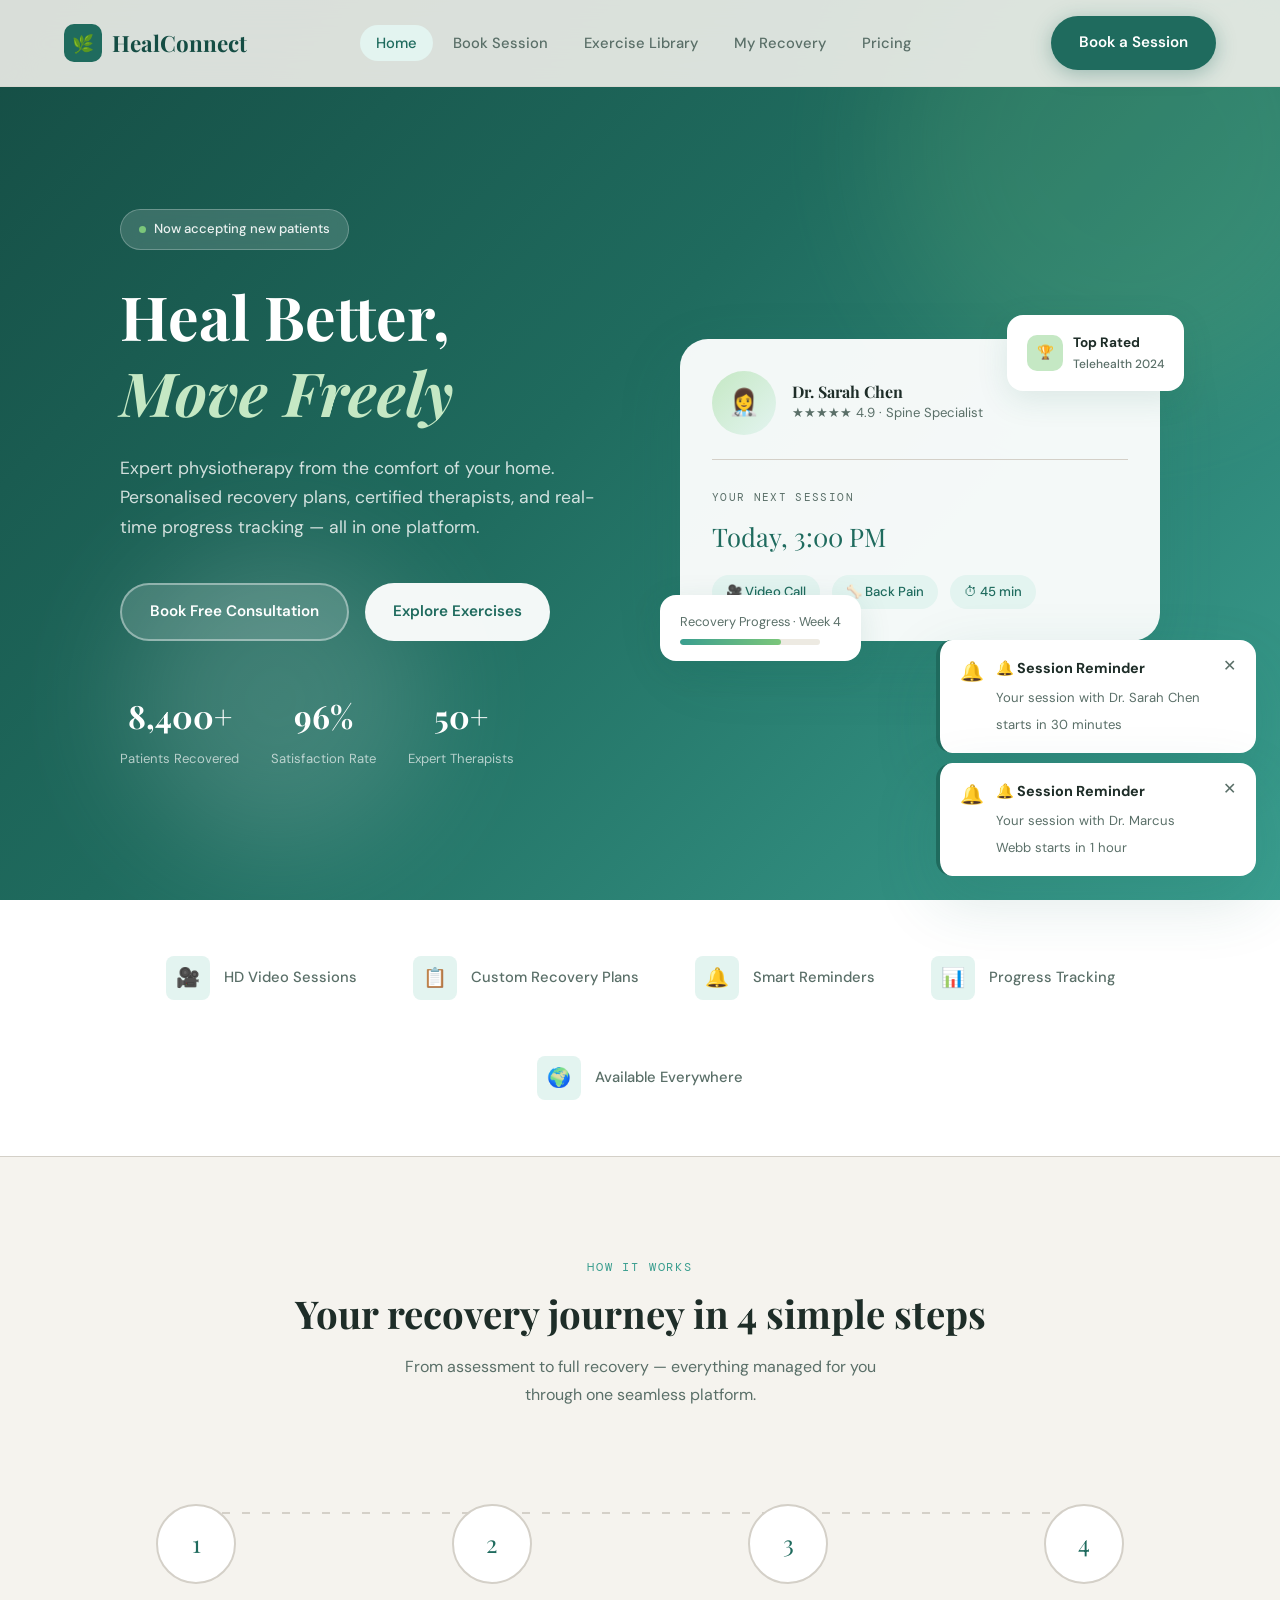
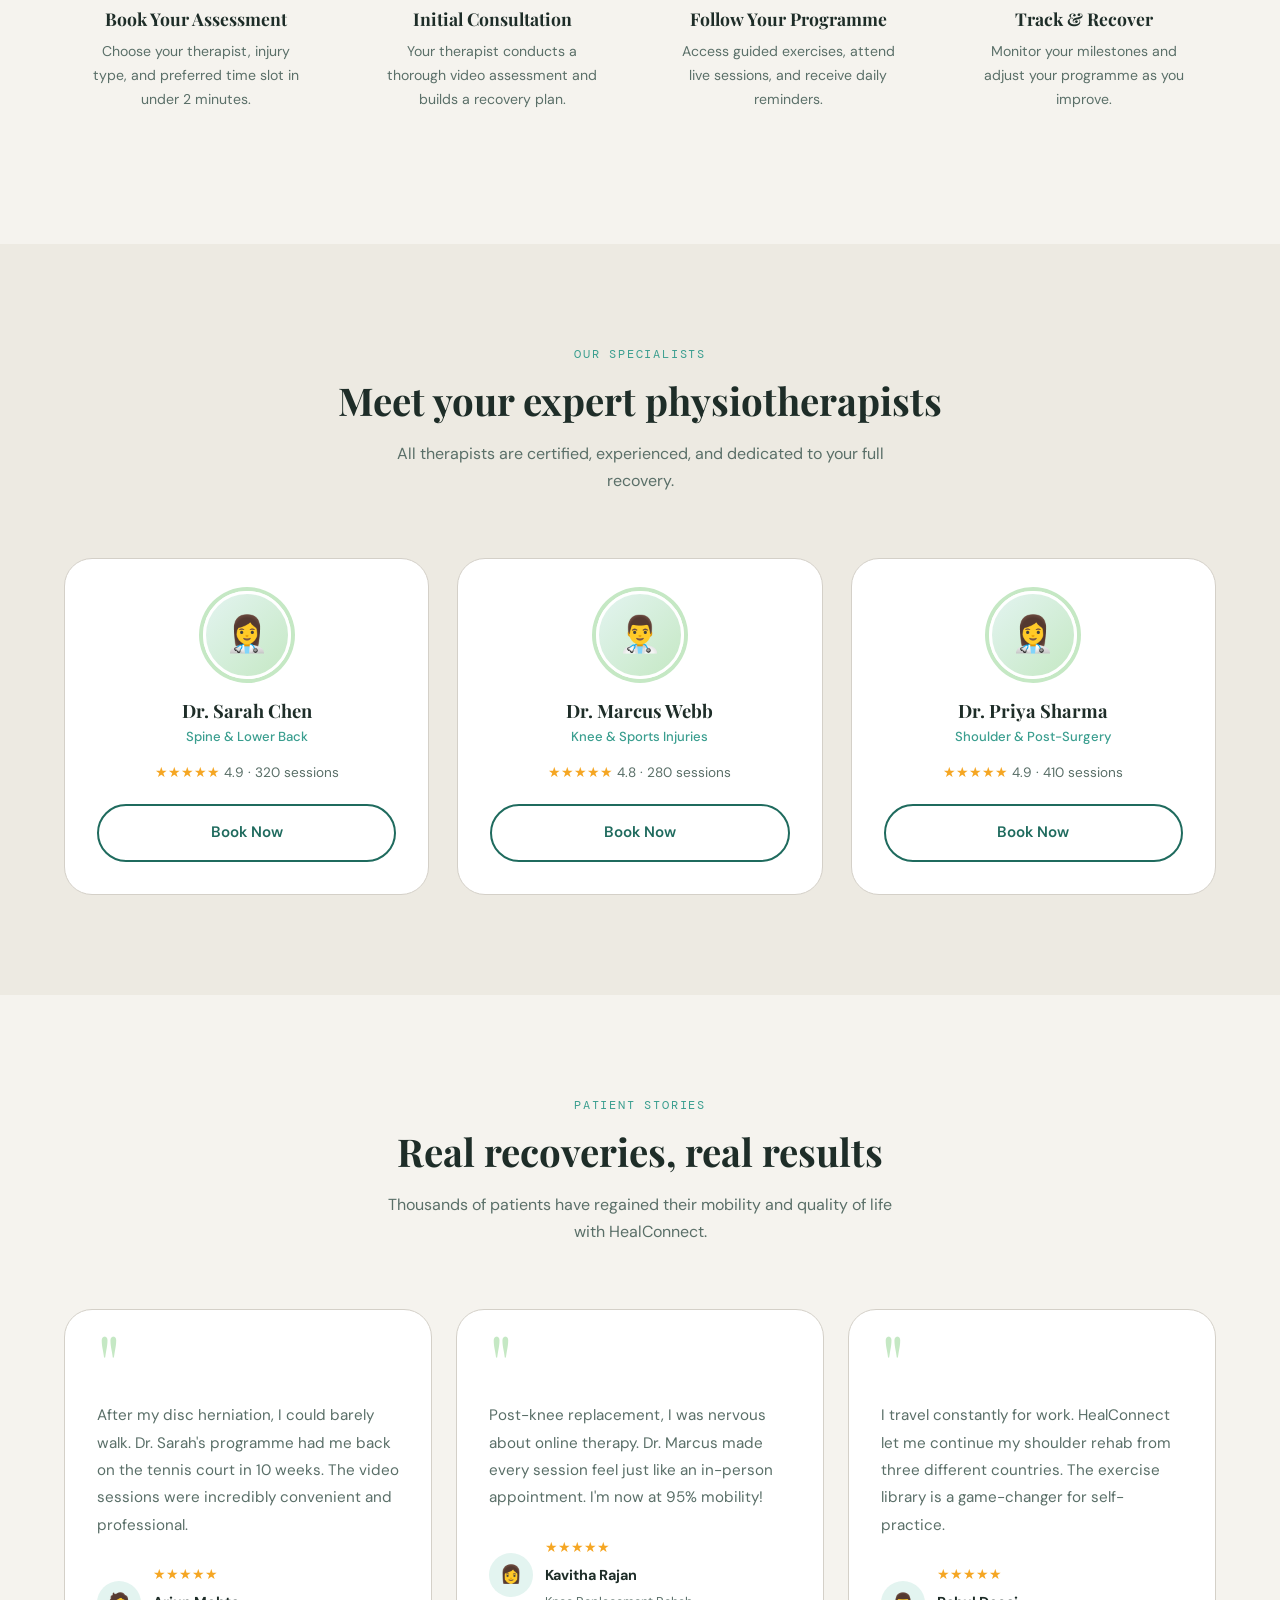
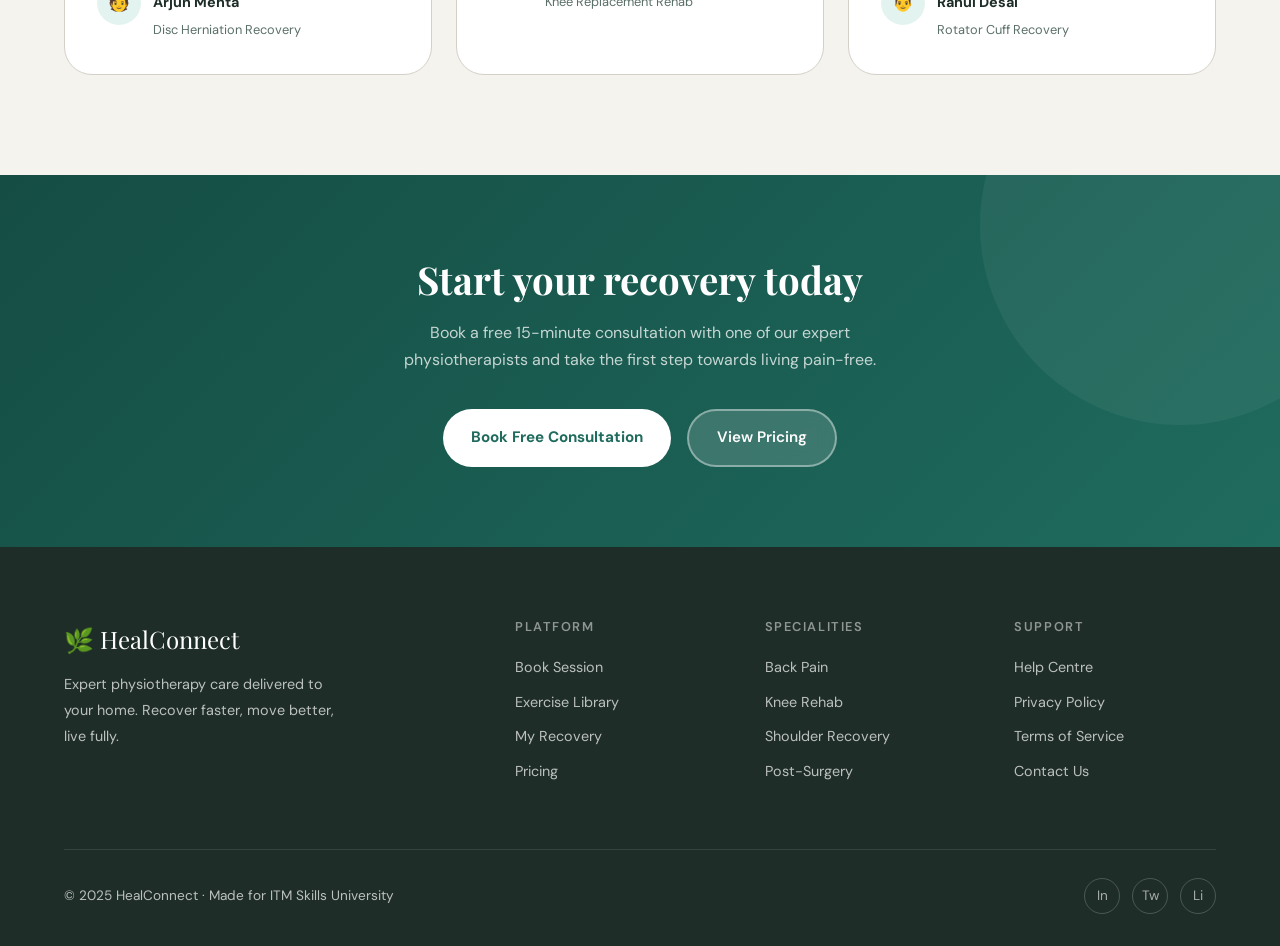
<file: index.html>
<!doctype html>
<html lang="en">
  <head>
    <meta charset="UTF-8" />
    <meta name="viewport" content="width=device-width, initial-scale=1.0" />
    <title>HealConnect – Online Physiotherapy</title>
    <link rel="stylesheet" href="styles.css" />
    <link
      rel="icon"
      type="image/svg+xml"
      href="data:image/svg+xml,<svg xmlns='http://www.w3.org/2000/svg' viewBox='0 0 100 100'><text y='.9em' font-size='90'>🌿</text></svg>"
    />
  </head>
  <body>
    <nav class="navbar" role="navigation" aria-label="Main Navigation">
      <div class="nav-inner">
        <a href="index.html" class="nav-logo">
          <span class="logo-icon">🌿</span>
          HealConnect
        </a>
        <ul class="nav-links" role="list">
          <li><a href="index.html">Home</a></li>
          <li><a href="book.html">Book Session</a></li>
          <li><a href="library.html">Exercise Library</a></li>
          <li><a href="progress.html">My Recovery</a></li>
          <li><a href="pricing.html">Pricing</a></li>
        </ul>
        <a href="book.html" class="btn btn-primary nav-cta">Book a Session</a>
        <button
          class="hamburger"
          aria-label="Toggle mobile menu"
          aria-expanded="false"
        >
          <span></span><span></span><span></span>
        </button>
      </div>
    </nav>

    <nav id="mobileMenu" class="mobile-menu" aria-label="Mobile Navigation">
      <button id="mobileClose" aria-label="Close menu" class="mobile-close-btn">
        ✕
      </button>
      <a href="index.html">Home</a>
      <a href="book.html">Book Session</a>
      <a href="library.html">Exercise Library</a>
      <a href="progress.html">My Recovery</a>
      <a href="pricing.html">Pricing</a>
      <a href="book.html" class="btn btn-primary u-mt-20">Book a Session</a>
    </nav>

    <header class="hero" role="banner">
      <div class="hero-bg-shapes" aria-hidden="true">
        <div class="hero-blob hero-blob-1"></div>
        <div class="hero-blob hero-blob-2"></div>
      </div>
      <div class="container">
        <div class="hero-inner">
          <div class="hero-content">
            <span class="hero-badge">
              <span class="dot" aria-hidden="true"></span>
              Now accepting new patients
            </span>
            <h1>Heal Better,<br /><em>Move Freely</em></h1>
            <p>
              Expert physiotherapy from the comfort of your home. Personalised
              recovery plans, certified therapists, and real-time progress
              tracking — all in one platform.
            </p>
            <div class="hero-actions">
              <a href="book.html" class="btn btn-ghost"
                >Book Free Consultation</a
              >
              <a href="library.html" class="btn btn-hero-explore"
                >Explore Exercises</a
              >
            </div>
            <div class="hero-stats">
              <div class="hero-stat">
                <strong>8,400+</strong>
                <span>Patients Recovered</span>
              </div>
              <div class="hero-stat">
                <strong>96%</strong>
                <span>Satisfaction Rate</span>
              </div>
              <div class="hero-stat">
                <strong>50+</strong>
                <span>Expert Therapists</span>
              </div>
            </div>
          </div>

          <div class="hero-visual">
            <div class="hero-card-main">
              <div class="floating-card floating-card-1">
                <div class="icon-wrap">🏆</div>
                <div>
                  <strong>Top Rated</strong>
                  <span class="floating-sub">Telehealth 2024</span>
                </div>
              </div>
              <div class="therapist-profile">
                <div class="therapist-avatar">👩‍⚕️</div>
                <div class="therapist-info">
                  <h4>Dr. Sarah Chen</h4>
                  <span
                    ><span class="rating">★★★★★</span> 4.9 · Spine
                    Specialist</span
                  >
                </div>
              </div>
              <p class="next-session-label">Your Next Session</p>
              <p class="session-time">Today, 3:00 PM</p>
              <div class="session-meta">
                <span class="meta-chip">🎥 Video Call</span>
                <span class="meta-chip">🦴 Back Pain</span>
                <span class="meta-chip">⏱ 45 min</span>
              </div>
              <div class="floating-card floating-card-2">
                <p class="progress-mini">Recovery Progress · Week 4</p>
                <div class="progress-bar-wrap">
                  <div class="progress-bar-fill"></div>
                </div>
              </div>
            </div>
          </div>
        </div>
      </div>
    </header>

    <section class="services-strip" aria-label="Key Features">
      <div class="container">
        <div class="strip-inner">
          <div class="strip-item">
            <div class="strip-icon">🎥</div>
            <span>HD Video Sessions</span>
          </div>
          <div class="strip-item">
            <div class="strip-icon">📋</div>
            <span>Custom Recovery Plans</span>
          </div>
          <div class="strip-item">
            <div class="strip-icon">🔔</div>
            <span>Smart Reminders</span>
          </div>
          <div class="strip-item">
            <div class="strip-icon">📊</div>
            <span>Progress Tracking</span>
          </div>
          <div class="strip-item">
            <div class="strip-icon">🌍</div>
            <span>Available Everywhere</span>
          </div>
        </div>
      </div>
    </section>

    <section class="how-section" aria-labelledby="how-heading">
      <div class="container">
        <div class="section-header fade-up">
          <span class="section-label">How It Works</span>
          <h2 id="how-heading">Your recovery journey in 4 simple steps</h2>
          <p>
            From assessment to full recovery — everything managed for you
            through one seamless platform.
          </p>
        </div>
        <div class="steps-grid">
          <div class="step-card fade-up">
            <div class="step-number">1</div>
            <h3>Book Your Assessment</h3>
            <p>
              Choose your therapist, injury type, and preferred time slot in
              under 2 minutes.
            </p>
          </div>
          <div class="step-card fade-up delay-1">
            <div class="step-number">2</div>
            <h3>Initial Consultation</h3>
            <p>
              Your therapist conducts a thorough video assessment and builds a
              recovery plan.
            </p>
          </div>
          <div class="step-card fade-up delay-2">
            <div class="step-number">3</div>
            <h3>Follow Your Programme</h3>
            <p>
              Access guided exercises, attend live sessions, and receive daily
              reminders.
            </p>
          </div>
          <div class="step-card fade-up delay-3">
            <div class="step-number">4</div>
            <h3>Track & Recover</h3>
            <p>
              Monitor your milestones and adjust your programme as you improve.
            </p>
          </div>
        </div>
      </div>
    </section>

    <section class="therapists-section" aria-labelledby="therapists-heading">
      <div class="container">
        <div class="section-header fade-up">
          <span class="section-label">Our Specialists</span>
          <h2 id="therapists-heading">Meet your expert physiotherapists</h2>
          <p>
            All therapists are certified, experienced, and dedicated to your
            full recovery.
          </p>
        </div>
        <div class="therapist-grid">
          <article class="therapist-card fade-up">
            <div class="t-avatar">👩‍⚕️</div>
            <h3>Dr. Sarah Chen</h3>
            <p class="speciality">Spine & Lower Back</p>
            <p class="t-rating"><span>★★★★★</span> 4.9 · 320 sessions</p>
            <a
              href="book.html?therapist=sarah"
              class="btn btn-outline u-full-btn"
              >Book Now</a
            >
          </article>
          <article class="therapist-card fade-up delay-1">
            <div class="t-avatar">👨‍⚕️</div>
            <h3>Dr. Marcus Webb</h3>
            <p class="speciality">Knee & Sports Injuries</p>
            <p class="t-rating"><span>★★★★★</span> 4.8 · 280 sessions</p>
            <a
              href="book.html?therapist=marcus"
              class="btn btn-outline u-full-btn"
              >Book Now</a
            >
          </article>
          <article class="therapist-card fade-up delay-2">
            <div class="t-avatar">👩‍⚕️</div>
            <h3>Dr. Priya Sharma</h3>
            <p class="speciality">Shoulder & Post-Surgery</p>
            <p class="t-rating"><span>★★★★★</span> 4.9 · 410 sessions</p>
            <a
              href="book.html?therapist=priya"
              class="btn btn-outline u-full-btn"
              >Book Now</a
            >
          </article>
        </div>
      </div>
    </section>

    <section
      class="testimonials-section"
      aria-labelledby="testimonials-heading"
    >
      <div class="container">
        <div class="section-header fade-up">
          <span class="section-label">Patient Stories</span>
          <h2 id="testimonials-heading">Real recoveries, real results</h2>
          <p>
            Thousands of patients have regained their mobility and quality of
            life with HealConnect.
          </p>
        </div>
        <div class="testimonials-grid">
          <article class="testimonial-card fade-up">
            <span class="quote-mark">"</span>
            <p>
              After my disc herniation, I could barely walk. Dr. Sarah's
              programme had me back on the tennis court in 10 weeks. The video
              sessions were incredibly convenient and professional.
            </p>
            <div class="reviewer">
              <div class="reviewer-avatar">🧑</div>
              <div class="reviewer-info">
                <div class="stars">★★★★★</div>
                <strong>Arjun Mehta</strong>
                <span>Disc Herniation Recovery</span>
              </div>
            </div>
          </article>
          <article class="testimonial-card fade-up delay-1">
            <span class="quote-mark">"</span>
            <p>
              Post-knee replacement, I was nervous about online therapy. Dr.
              Marcus made every session feel just like an in-person appointment.
              I'm now at 95% mobility!
            </p>
            <div class="reviewer">
              <div class="reviewer-avatar">👩</div>
              <div class="reviewer-info">
                <div class="stars">★★★★★</div>
                <strong>Kavitha Rajan</strong>
                <span>Knee Replacement Rehab</span>
              </div>
            </div>
          </article>
          <article class="testimonial-card fade-up delay-2">
            <span class="quote-mark">"</span>
            <p>
              I travel constantly for work. HealConnect let me continue my
              shoulder rehab from three different countries. The exercise
              library is a game-changer for self-practice.
            </p>
            <div class="reviewer">
              <div class="reviewer-avatar">👨</div>
              <div class="reviewer-info">
                <div class="stars">★★★★★</div>
                <strong>Rahul Desai</strong>
                <span>Rotator Cuff Recovery</span>
              </div>
            </div>
          </article>
        </div>
      </div>
    </section>

    <section class="cta-banner" aria-labelledby="cta-heading">
      <div class="container u-relative u-z1">
        <h2 id="cta-heading">Start your recovery today</h2>
        <p>
          Book a free 15-minute consultation with one of our expert
          physiotherapists and take the first step towards living pain-free.
        </p>
        <div class="cta-actions">
          <a href="book.html" class="btn btn-cta-white"
            >Book Free Consultation</a
          >
          <a href="pricing.html" class="btn btn-ghost">View Pricing</a>
        </div>
      </div>
    </section>

    <footer>
      <div class="container">
        <div class="footer-grid">
          <div class="footer-brand">
            <div class="logo-text">🌿 HealConnect</div>
            <p>
              Expert physiotherapy care delivered to your home. Recover faster,
              move better, live fully.
            </p>
          </div>
          <div class="footer-col">
            <h4>Platform</h4>
            <a href="book.html">Book Session</a>
            <a href="library.html">Exercise Library</a>
            <a href="progress.html">My Recovery</a>
            <a href="pricing.html">Pricing</a>
          </div>
          <div class="footer-col">
            <h4>Specialities</h4>
            <a href="#">Back Pain</a>
            <a href="#">Knee Rehab</a>
            <a href="#">Shoulder Recovery</a>
            <a href="#">Post-Surgery</a>
          </div>
          <div class="footer-col">
            <h4>Support</h4>
            <a href="#">Help Centre</a>
            <a href="#">Privacy Policy</a>
            <a href="#">Terms of Service</a>
            <a href="#">Contact Us</a>
          </div>
        </div>
        <div class="footer-bottom">
          <p>© 2025 HealConnect · Made for ITM Skills University</p>
          <div class="footer-social">
            <a href="#" aria-label="Instagram">In</a>
            <a href="#" aria-label="Twitter">Tw</a>
            <a href="#" aria-label="LinkedIn">Li</a>
          </div>
        </div>
      </div>
    </footer>

    <div id="notificationBar" class="notification-bar"></div>
    <script src="main.js"></script>
  </body>
</html>
</file>
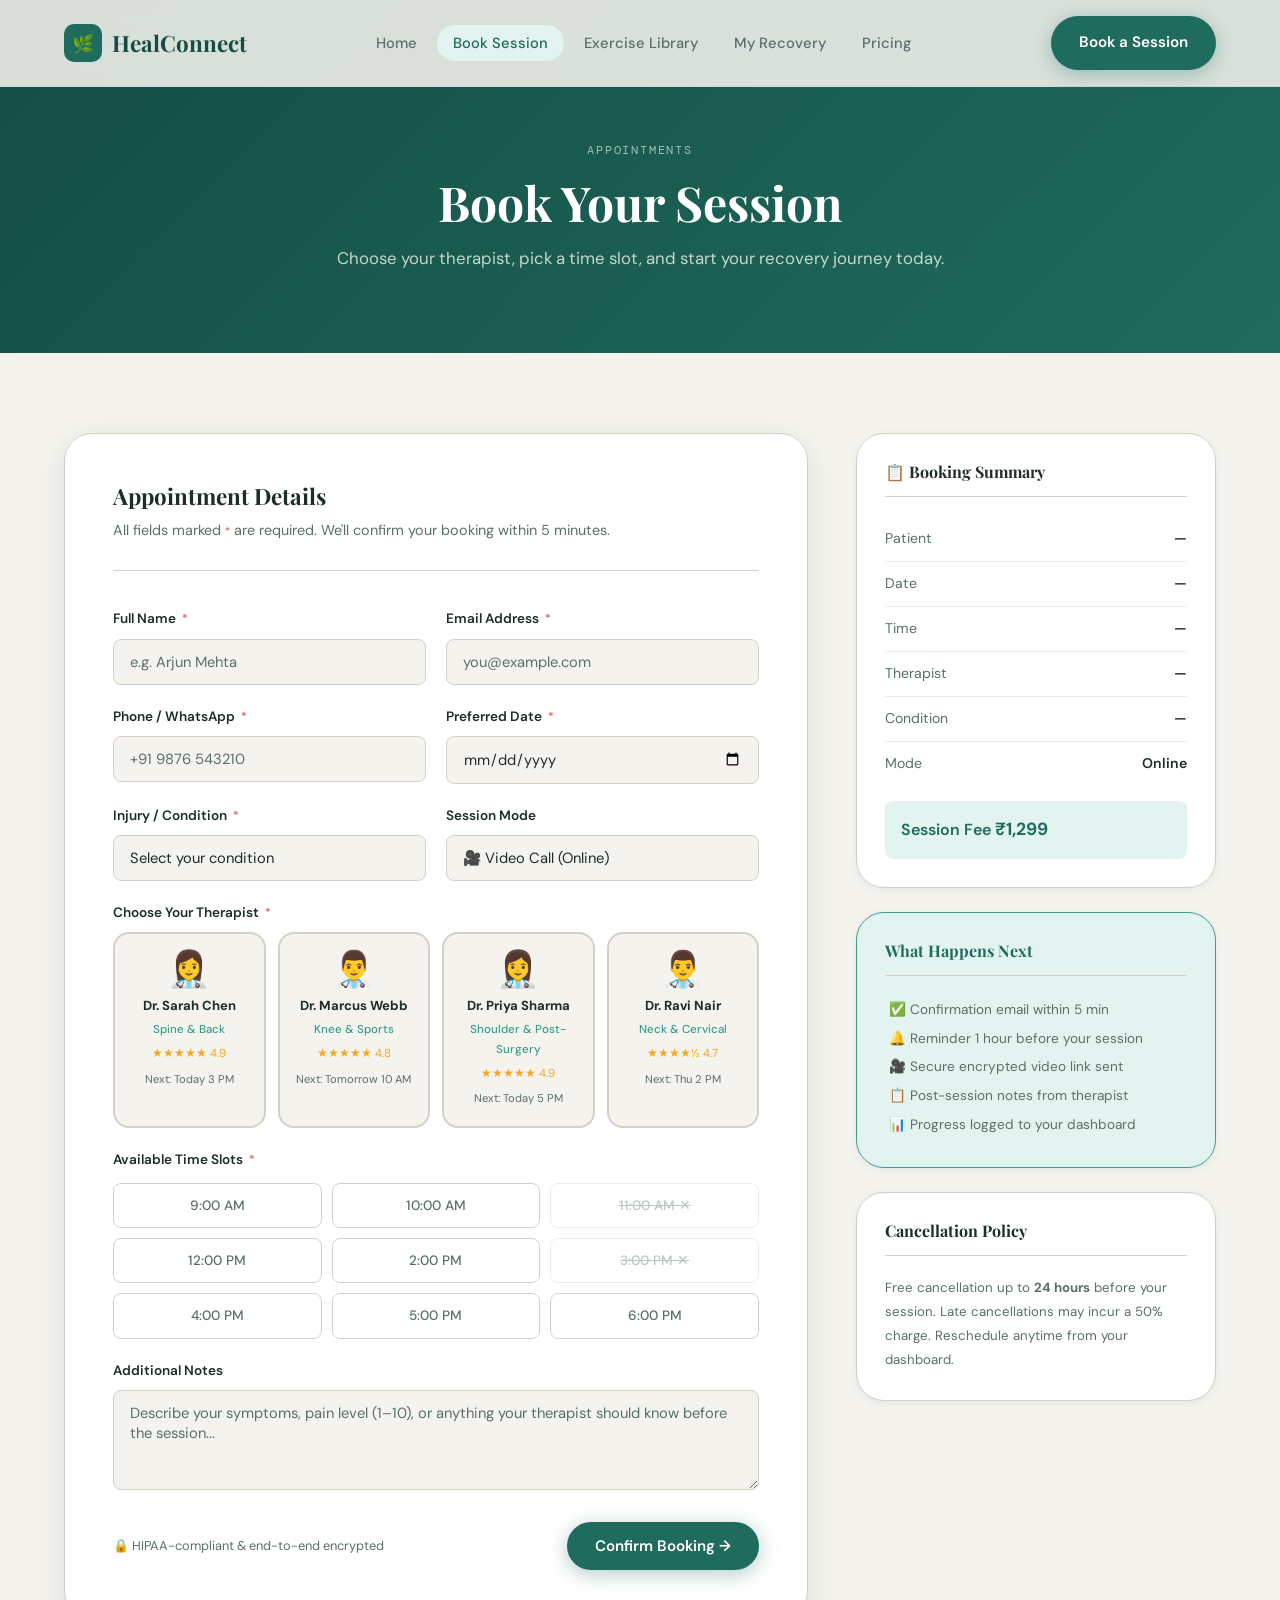
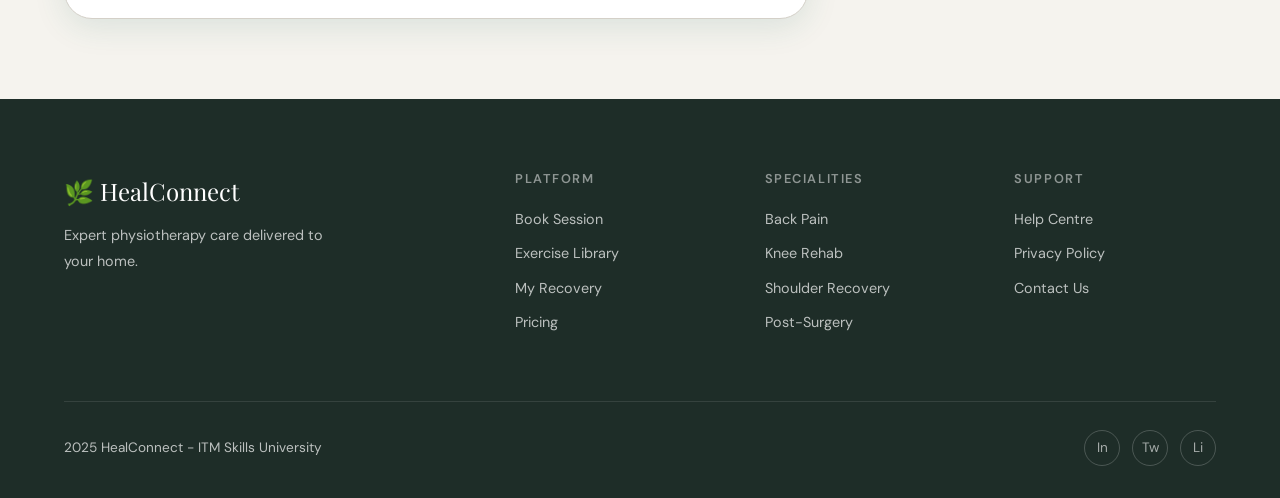
<file: book.html>
<!doctype html>
<html lang="en">
  <head>
    <meta charset="UTF-8" />
    <meta name="viewport" content="width=device-width, initial-scale=1.0" />
    <title>Book a Session – HealConnect</title>
    <link rel="stylesheet" href="styles.css" />
  </head>
  <body>
    <nav class="navbar">
      <div class="nav-inner">
        <a href="index.html" class="nav-logo"
          ><span class="logo-icon">🌿</span> HealConnect</a
        >
        <ul class="nav-links">
          <li><a href="index.html">Home</a></li>
          <li><a href="book.html">Book Session</a></li>
          <li><a href="library.html">Exercise Library</a></li>
          <li><a href="progress.html">My Recovery</a></li>
          <li><a href="pricing.html">Pricing</a></li>
        </ul>
        <a href="book.html" class="btn btn-primary nav-cta">Book a Session</a>
        <button class="hamburger" aria-label="Toggle menu">
          <span></span><span></span><span></span>
        </button>
      </div>
    </nav>
    <nav id="mobileMenu" class="mobile-menu">
      <button id="mobileClose" class="mobile-close-btn">✕</button>
      <a href="index.html">Home</a><a href="book.html">Book Session</a>
      <a href="library.html">Exercise Library</a
      ><a href="progress.html">My Recovery</a><a href="pricing.html">Pricing</a>
    </nav>

    <header class="page-hero">
      <div class="container">
        <span class="section-label u-color-white-60">Appointments</span>
        <h1>Book Your Session</h1>
        <p>
          Choose your therapist, pick a time slot, and start your recovery
          journey today.
        </p>
      </div>
    </header>

    <main class="booking-section">
      <div class="container">
        <div class="booking-layout">
          <section aria-labelledby="form-title">
            <div class="booking-form-card fade-up">
              <h2 class="form-title" id="form-title">Appointment Details</h2>
              <p class="form-subtitle">
                All fields marked <span class="required">*</span> are required.
                We'll confirm your booking within 5 minutes.
              </p>

              <form id="bookingForm" novalidate>
                <div class="form-grid">
                  <div class="form-group">
                    <label for="patientName"
                      >Full Name <span class="required">*</span></label
                    >
                    <input
                      type="text"
                      id="patientName"
                      class="form-control"
                      placeholder="e.g. Arjun Mehta"
                      required
                      autocomplete="name"
                    />
                  </div>

                  <div class="form-group">
                    <label for="patientEmail"
                      >Email Address <span class="required">*</span></label
                    >
                    <input
                      type="email"
                      id="patientEmail"
                      class="form-control"
                      placeholder="you@example.com"
                      required
                      autocomplete="email"
                    />
                  </div>

                  <div class="form-group">
                    <label for="patientPhone"
                      >Phone / WhatsApp <span class="required">*</span></label
                    >
                    <input
                      type="tel"
                      id="patientPhone"
                      class="form-control"
                      placeholder="+91 9876 543210"
                      required
                      autocomplete="tel"
                    />
                  </div>

                  <div class="form-group">
                    <label for="sessionDate"
                      >Preferred Date <span class="required">*</span></label
                    >
                    <input
                      type="date"
                      id="sessionDate"
                      class="form-control"
                      required
                    />
                  </div>

                  <div class="form-group">
                    <label for="injuryCategory"
                      >Injury / Condition <span class="required">*</span></label
                    >
                    <select id="injuryCategory" class="form-control" required>
                      <option value="" disabled selected>
                        Select your condition
                      </option>
                      <option value="Back Pain">Back Pain / Spine</option>
                      <option value="Knee Rehab">Knee Rehabilitation</option>
                      <option value="Shoulder Recovery">
                        Shoulder Recovery
                      </option>
                      <option value="Post-Surgery">Post-Surgery Rehab</option>
                      <option value="Neck Pain">Neck Pain / Cervical</option>
                      <option value="Hip">Hip &amp; Pelvis</option>
                      <option value="General">General Physiotherapy</option>
                    </select>
                  </div>

                  <div class="form-group">
                    <label for="sessionType">Session Mode</label>
                    <select id="sessionType" class="form-control">
                      <option value="Online">🎥 Video Call (Online)</option>
                      <option value="Home Visit">🏠 Home Visit (+₹500)</option>
                    </select>
                  </div>

                  <div class="form-group full">
                    <label
                      >Choose Your Therapist
                      <span class="required">*</span></label
                    >

                    <input
                      type="hidden"
                      id="therapistHidden"
                      name="therapist"
                      required
                    />

                    <div
                      class="therapist-pick-grid"
                      id="therapistPickGrid"
                      role="radiogroup"
                      aria-label="Select a therapist"
                    >
                      <div
                        class="tp-card"
                        data-name="Dr. Sarah Chen"
                        data-spec="Spine &amp; Back"
                        role="radio"
                        aria-checked="false"
                        tabindex="0"
                      >
                        <span class="tp-check" aria-hidden="true">✓</span>
                        <div class="tp-avatar-lg">👩‍⚕️</div>
                        <div class="tp-name">Dr. Sarah Chen</div>
                        <div class="tp-spec">Spine &amp; Back</div>
                        <div class="tp-rating-row">★★★★★ 4.9</div>
                        <div class="tp-avail">Next: Today 3 PM</div>
                      </div>

                      <div
                        class="tp-card"
                        data-name="Dr. Marcus Webb"
                        data-spec="Knee &amp; Sports"
                        role="radio"
                        aria-checked="false"
                        tabindex="0"
                      >
                        <span class="tp-check" aria-hidden="true">✓</span>
                        <div class="tp-avatar-lg">👨‍⚕️</div>
                        <div class="tp-name">Dr. Marcus Webb</div>
                        <div class="tp-spec">Knee &amp; Sports</div>
                        <div class="tp-rating-row">★★★★★ 4.8</div>
                        <div class="tp-avail">Next: Tomorrow 10 AM</div>
                      </div>

                      <div
                        class="tp-card"
                        data-name="Dr. Priya Sharma"
                        data-spec="Shoulder &amp; Post-Surgery"
                        role="radio"
                        aria-checked="false"
                        tabindex="0"
                      >
                        <span class="tp-check" aria-hidden="true">✓</span>
                        <div class="tp-avatar-lg">👩‍⚕️</div>
                        <div class="tp-name">Dr. Priya Sharma</div>
                        <div class="tp-spec">Shoulder &amp; Post-Surgery</div>
                        <div class="tp-rating-row">★★★★★ 4.9</div>
                        <div class="tp-avail">Next: Today 5 PM</div>
                      </div>

                      <div
                        class="tp-card"
                        data-name="Dr. Ravi Nair"
                        data-spec="Neck &amp; Cervical"
                        role="radio"
                        aria-checked="false"
                        tabindex="0"
                      >
                        <span class="tp-check" aria-hidden="true">✓</span>
                        <div class="tp-avatar-lg">👨‍⚕️</div>
                        <div class="tp-name">Dr. Ravi Nair</div>
                        <div class="tp-spec">Neck &amp; Cervical</div>
                        <div class="tp-rating-row">★★★★½ 4.7</div>
                        <div class="tp-avail">Next: Thu 2 PM</div>
                      </div>
                    </div>
                    <p id="therapistError" class="field-error">
                      Please select a therapist to continue.
                    </p>
                  </div>

                  <div class="form-group full">
                    <label
                      >Available Time Slots
                      <span class="required">*</span></label
                    >
                    <div
                      class="time-slots"
                      id="timeSlots"
                      role="group"
                      aria-label="Select a time slot"
                    >
                      <div class="time-slot" data-time="9:00 AM" tabindex="0">
                        9:00 AM
                      </div>
                      <div class="time-slot" data-time="10:00 AM" tabindex="0">
                        10:00 AM
                      </div>
                      <div
                        class="time-slot unavailable"
                        aria-disabled="true"
                        title="Not available"
                      >
                        11:00 AM ✕
                      </div>
                      <div class="time-slot" data-time="12:00 PM" tabindex="0">
                        12:00 PM
                      </div>
                      <div class="time-slot" data-time="2:00 PM" tabindex="0">
                        2:00 PM
                      </div>
                      <div
                        class="time-slot unavailable"
                        aria-disabled="true"
                        title="Not available"
                      >
                        3:00 PM ✕
                      </div>
                      <div class="time-slot" data-time="4:00 PM" tabindex="0">
                        4:00 PM
                      </div>
                      <div class="time-slot" data-time="5:00 PM" tabindex="0">
                        5:00 PM
                      </div>
                      <div class="time-slot" data-time="6:00 PM" tabindex="0">
                        6:00 PM
                      </div>
                    </div>
                    <p id="slotError" class="field-error">
                      Please select a time slot.
                    </p>
                  </div>

                  <div class="form-group full">
                    <label for="sessionNotes">Additional Notes</label>
                    <textarea
                      id="sessionNotes"
                      class="form-control"
                      placeholder="Describe your symptoms, pain level (1–10), or anything your therapist should know before the session..."
                    ></textarea>
                  </div>
                </div>

                <div class="form-submit-row">
                  <p class="form-note">
                    🔒 HIPAA-compliant &amp; end-to-end encrypted
                  </p>
                  <button
                    type="submit"
                    id="bookSubmitBtn"
                    class="btn btn-primary"
                  >
                    Confirm Booking →
                  </button>
                </div>
              </form>
            </div>
          </section>

          <aside class="booking-sidebar">
            <div class="sidebar-card fade-up">
              <h4>📋 Booking Summary</h4>
              <div class="booking-summary">
                <div class="summary-row">
                  <span class="label">Patient</span
                  ><span class="value" id="sumName">—</span>
                </div>
                <div class="summary-row">
                  <span class="label">Date</span
                  ><span class="value" id="sumDate">—</span>
                </div>
                <div class="summary-row">
                  <span class="label">Time</span
                  ><span class="value" id="sumTime">—</span>
                </div>
                <div class="summary-row">
                  <span class="label">Therapist</span
                  ><span class="value" id="sumTherapist">—</span>
                </div>
                <div class="summary-row">
                  <span class="label">Condition</span
                  ><span class="value" id="sumCategory">—</span>
                </div>
                <div class="summary-row">
                  <span class="label">Mode</span
                  ><span class="value" id="sumType">Online</span>
                </div>
              </div>
              <div class="summary-total summary-row">
                <span class="label">Session Fee</span>
                <span class="value" id="sumFee">₹1,299</span>
              </div>
            </div>

            <div class="sidebar-card fade-up sidebar-card-mint">
              <h4 class="u-color-primary">What Happens Next</h4>
              <ul class="mint-list">
                <li>✅ Confirmation email within 5 min</li>
                <li>🔔 Reminder 1 hour before your session</li>
                <li>🎥 Secure encrypted video link sent</li>
                <li>📋 Post-session notes from therapist</li>
                <li>📊 Progress logged to your dashboard</li>
              </ul>
            </div>

            <div class="sidebar-card fade-up">
              <h4>Cancellation Policy</h4>
              <p class="cancellation-text">
                Free cancellation up to <strong>24 hours</strong> before your
                session. Late cancellations may incur a 50% charge. Reschedule
                anytime from your dashboard.
              </p>
            </div>
          </aside>
        </div>
      </div>
    </main>

    <footer>
      <div class="container">
        <div class="footer-grid">
          <div class="footer-brand">
            <div class="logo-text">🌿 HealConnect</div>
            <p>Expert physiotherapy care delivered to your home.</p>
          </div>
          <div class="footer-col">
            <h4>Platform</h4>
            <a href="book.html">Book Session</a
            ><a href="library.html">Exercise Library</a
            ><a href="progress.html">My Recovery</a
            ><a href="pricing.html">Pricing</a>
          </div>
          <div class="footer-col">
            <h4>Specialities</h4>
            <a href="#">Back Pain</a><a href="#">Knee Rehab</a
            ><a href="#">Shoulder Recovery</a><a href="#">Post-Surgery</a>
          </div>
          <div class="footer-col">
            <h4>Support</h4>
            <a href="#">Help Centre</a><a href="#">Privacy Policy</a
            ><a href="#">Contact Us</a>
          </div>
        </div>
        <div class="footer-bottom">
          <p>2025 HealConnect - ITM Skills University</p>
          <div class="footer-social">
            <a href="#">In</a><a href="#">Tw</a><a href="#">Li</a>
          </div>
        </div>
      </div>
    </footer>

    <div id="notificationBar" class="notification-bar"></div>
    <script src="main.js"></script>
  </body>
</html>
</file>
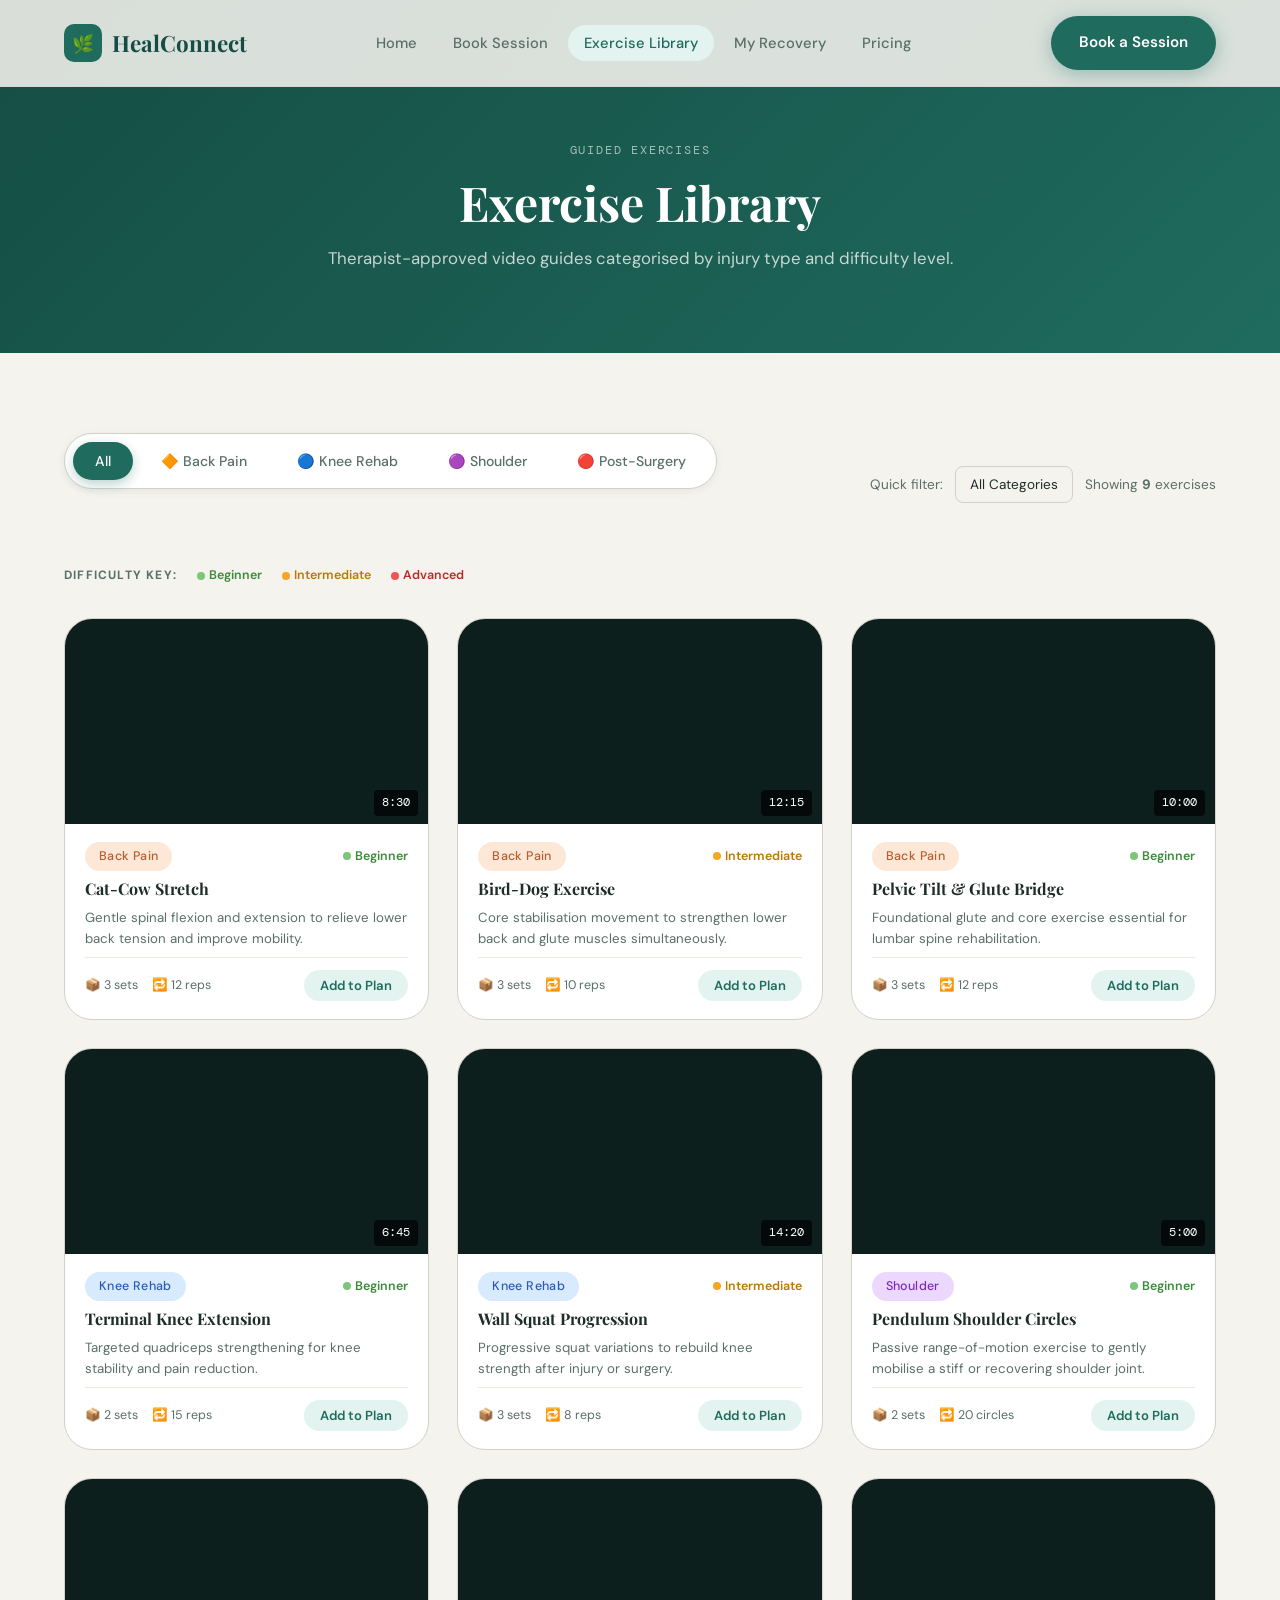
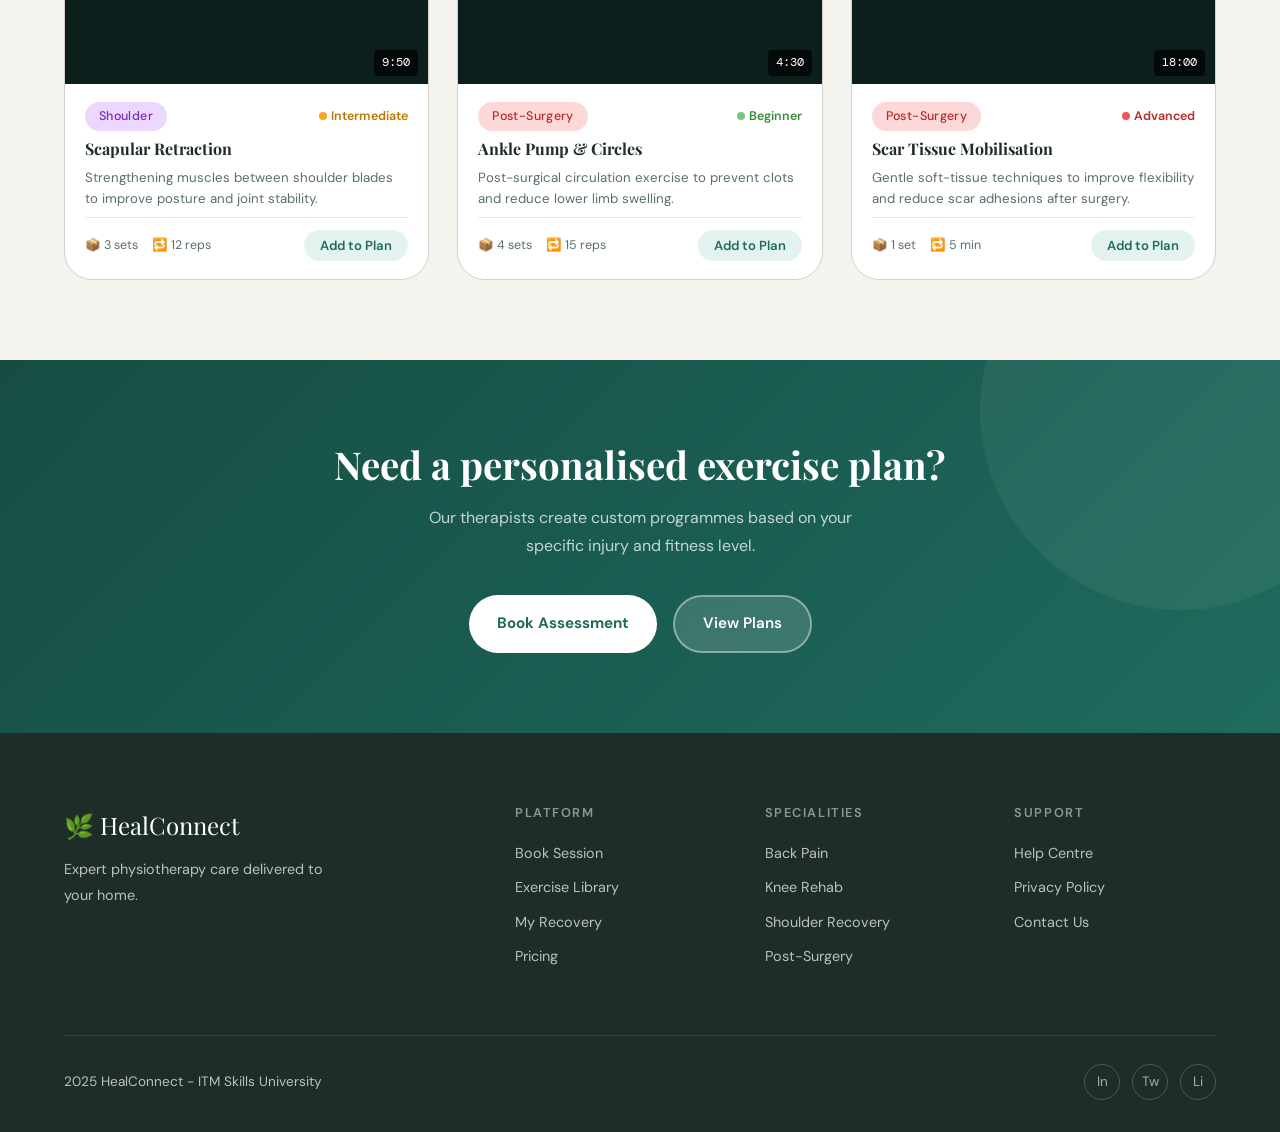
<file: library.html>
<!doctype html>
<html lang="en">
  <head>
    <meta charset="UTF-8" />
    <meta name="viewport" content="width=device-width, initial-scale=1.0" />
    <title>Exercise Library – HealConnect</title>
    <link rel="stylesheet" href="styles.css" />
  </head>

  <body>
    <nav class="navbar">
      <div class="nav-inner">
        <a href="index.html" class="nav-logo"
          ><span class="logo-icon">🌿</span> HealConnect</a
        >
        <ul class="nav-links">
          <li><a href="index.html">Home</a></li>
          <li><a href="book.html">Book Session</a></li>
          <li><a href="library.html">Exercise Library</a></li>
          <li><a href="progress.html">My Recovery</a></li>
          <li><a href="pricing.html">Pricing</a></li>
        </ul>
        <a href="book.html" class="btn btn-primary nav-cta">Book a Session</a>
        <button class="hamburger" aria-label="Toggle menu">
          <span></span><span></span><span></span>
        </button>
      </div>
    </nav>
    <nav id="mobileMenu" class="mobile-menu">
      <button id="mobileClose" class="mobile-close-btn">✕</button>
      <a href="index.html">Home</a><a href="book.html">Book Session</a>
      <a href="library.html">Exercise Library</a
      ><a href="progress.html">My Recovery</a><a href="pricing.html">Pricing</a>
    </nav>

    <header class="page-hero">
      <div class="container">
        <span class="section-label u-color-white-60">Guided Exercises</span>
        <h1>Exercise Library</h1>
        <p>
          Therapist-approved video guides categorised by injury type and
          difficulty level.
        </p>
      </div>
    </header>

    <main class="library-section">
      <div class="container">
        <div class="filter-controls-row">
          <div
            class="filter-bar"
            role="group"
            aria-label="Filter exercises by category"
          >
            <button class="filter-btn active" data-filter="all">All</button>
            <button class="filter-btn" data-filter="back-pain">
              🔶 Back Pain
            </button>
            <button class="filter-btn" data-filter="knee">🔵 Knee Rehab</button>
            <button class="filter-btn" data-filter="shoulder">
              🟣 Shoulder
            </button>
            <button class="filter-btn" data-filter="post-surgery">
              🔴 Post-Surgery
            </button>
          </div>
          <div class="filter-right">
            <label for="categoryDropdown" class="filter-count-label"
              >Quick filter:</label
            >
            <select id="categoryDropdown" class="form-control filter-select">
              <option value="all">All Categories</option>
              <option value="back-pain">Back Pain</option>
              <option value="knee">Knee Rehab</option>
              <option value="shoulder">Shoulder</option>
              <option value="post-surgery">Post-Surgery</option>
            </select>
            <span class="filter-count-label"
              >Showing <strong id="exerciseCount">9</strong> exercises</span
            >
          </div>
        </div>

        <div class="diff-legend">
          <span class="diff-legend-label">Difficulty key:</span>
          <span class="difficulty diff-beginner"
            ><span class="diff-dot"></span><span>Beginner</span></span
          >
          <span class="difficulty diff-intermediate"
            ><span class="diff-dot"></span><span>Intermediate</span></span
          >
          <span class="difficulty diff-advanced"
            ><span class="diff-dot"></span><span>Advanced</span></span
          >
        </div>

        <div id="exerciseGrid" class="ex-card-grid" role="list">
          <article
            class="ex-card fade-up"
            data-category="back-pain"
            role="listitem"
          >
            <div class="ex-video-wrap">
              <iframe
                src="https://www.youtube.com/embed/LIVJZZyZ2qM?si=DP5WLooOTRJb90DS"
                title="Cat-Cow Stretch for Back Pain"
                allow="
                  accelerometer;
                  autoplay;
                  clipboard-write;
                  encrypted-media;
                  gyroscope;
                  picture-in-picture;
                "
                allowfullscreen
                loading="lazy"
              ></iframe>
              <span class="ex-duration">8:30</span>
            </div>
            <div class="ex-body">
              <div class="ex-meta">
                <span class="tag tag-back-pain">Back Pain</span>
                <span class="difficulty diff-beginner"
                  ><span class="diff-dot"></span><span>Beginner</span></span
                >
              </div>
              <h3 class="ex-title">Cat-Cow Stretch</h3>
              <p class="ex-desc">
                Gentle spinal flexion and extension to relieve lower back
                tension and improve mobility.
              </p>
              <div class="ex-footer">
                <div class="ex-stats">
                  <span>📦 3 sets</span>
                  <span>🔁 12 reps</span>
                </div>
                <button
                  class="btn-sm"
                  onclick="addToRecovery(this, 'Cat-Cow Stretch')"
                >
                  Add to Plan
                </button>
              </div>
            </div>
          </article>

          <article
            class="ex-card fade-up"
            data-category="back-pain"
            role="listitem"
            class="delay-05"
          >
            <div class="ex-video-wrap">
              <iframe
                src="https://www.youtube.com/embed/wiFNA3sqjCA?rel=0&modestbranding=1"
                title="Bird-Dog Exercise"
                allow="
                  accelerometer;
                  autoplay;
                  clipboard-write;
                  encrypted-media;
                  gyroscope;
                  picture-in-picture;
                "
                allowfullscreen
                loading="lazy"
              ></iframe>
              <span class="ex-duration">12:15</span>
            </div>
            <div class="ex-body">
              <div class="ex-meta">
                <span class="tag tag-back-pain">Back Pain</span>
                <span class="difficulty diff-intermediate"
                  ><span class="diff-dot"></span><span>Intermediate</span></span
                >
              </div>
              <h3 class="ex-title">Bird-Dog Exercise</h3>
              <p class="ex-desc">
                Core stabilisation movement to strengthen lower back and glute
                muscles simultaneously.
              </p>
              <div class="ex-footer">
                <div class="ex-stats">
                  <span>📦 3 sets</span><span>🔁 10 reps</span>
                </div>
                <button
                  class="btn-sm"
                  onclick="addToRecovery(this, 'Bird-Dog Exercise')"
                >
                  Add to Plan
                </button>
              </div>
            </div>
          </article>

          <article
            class="ex-card fade-up"
            data-category="back-pain"
            role="listitem"
            class="delay-1"
          >
            <div class="ex-video-wrap">
              <iframe
                src="https://www.youtube.com/embed/brgT1Qq4Tk0?si=ypD667AESlUH8rIk"
                title="Glute Bridge for Lower Back"
                allow="
                  accelerometer;
                  autoplay;
                  clipboard-write;
                  encrypted-media;
                  gyroscope;
                  picture-in-picture;
                "
                allowfullscreen
                loading="lazy"
              ></iframe>
              <span class="ex-duration">10:00</span>
            </div>
            <div class="ex-body">
              <div class="ex-meta">
                <span class="tag tag-back-pain">Back Pain</span>
                <span class="difficulty diff-beginner"
                  ><span class="diff-dot"></span><span>Beginner</span></span
                >
              </div>
              <h3 class="ex-title">Pelvic Tilt &amp; Glute Bridge</h3>
              <p class="ex-desc">
                Foundational glute and core exercise essential for lumbar spine
                rehabilitation.
              </p>
              <div class="ex-footer">
                <div class="ex-stats">
                  <span>📦 3 sets</span><span>🔁 12 reps</span>
                </div>
                <button
                  class="btn-sm"
                  onclick="addToRecovery(this, 'Glute Bridge')"
                >
                  Add to Plan
                </button>
              </div>
            </div>
          </article>

          <article class="ex-card fade-up" data-category="knee" role="listitem">
            <div class="ex-video-wrap">
              <iframe
                src="https://www.youtube.com/embed/xdKm8PSX438?si=BDzzOcXdxa6q54AQ"
                title="Terminal Knee Extension"
                allow="
                  accelerometer;
                  autoplay;
                  clipboard-write;
                  encrypted-media;
                  gyroscope;
                  picture-in-picture;
                "
                allowfullscreen
                loading="lazy"
              ></iframe>
              <span class="ex-duration">6:45</span>
            </div>
            <div class="ex-body">
              <div class="ex-meta">
                <span class="tag tag-knee">Knee Rehab</span>
                <span class="difficulty diff-beginner"
                  ><span class="diff-dot"></span><span>Beginner</span></span
                >
              </div>
              <h3 class="ex-title">Terminal Knee Extension</h3>
              <p class="ex-desc">
                Targeted quadriceps strengthening for knee stability and pain
                reduction.
              </p>
              <div class="ex-footer">
                <div class="ex-stats">
                  <span>📦 2 sets</span><span>🔁 15 reps</span>
                </div>
                <button class="btn-sm" onclick="addToRecovery(this, 'TKE')">
                  Add to Plan
                </button>
              </div>
            </div>
          </article>

          <article
            class="ex-card fade-up"
            data-category="knee"
            role="listitem"
            class="delay-05"
          >
            <div class="ex-video-wrap">
              <iframe
                src="https://www.youtube.com/embed/Qau3RzMY58A?si=AFALcGDTRTpYtzrB"
                title="Wall Squat for Knee Rehab"
                allow="
                  accelerometer;
                  autoplay;
                  clipboard-write;
                  encrypted-media;
                  gyroscope;
                  picture-in-picture;
                "
                allowfullscreen
                loading="lazy"
              ></iframe>
              <span class="ex-duration">14:20</span>
            </div>
            <div class="ex-body">
              <div class="ex-meta">
                <span class="tag tag-knee">Knee Rehab</span>
                <span class="difficulty diff-intermediate"
                  ><span class="diff-dot"></span><span>Intermediate</span></span
                >
              </div>
              <h3 class="ex-title">Wall Squat Progression</h3>
              <p class="ex-desc">
                Progressive squat variations to rebuild knee strength after
                injury or surgery.
              </p>
              <div class="ex-footer">
                <div class="ex-stats">
                  <span>📦 3 sets</span><span>🔁 8 reps</span>
                </div>
                <button
                  class="btn-sm"
                  onclick="addToRecovery(this, 'Wall Squat')"
                >
                  Add to Plan
                </button>
              </div>
            </div>
          </article>

          <article
            class="ex-card fade-up"
            data-category="shoulder"
            role="listitem"
          >
            <div class="ex-video-wrap">
              <iframe
                src="https://www.youtube.com/embed/grXjaaVgti4?si=nsPM1FIO36E4baff"
                title="Pendulum Shoulder Exercise"
                allow="
                  accelerometer;
                  autoplay;
                  clipboard-write;
                  encrypted-media;
                  gyroscope;
                  picture-in-picture;
                "
                allowfullscreen
                loading="lazy"
              ></iframe>
              <span class="ex-duration">5:00</span>
            </div>
            <div class="ex-body">
              <div class="ex-meta">
                <span class="tag tag-shoulder">Shoulder</span>
                <span class="difficulty diff-beginner"
                  ><span class="diff-dot"></span><span>Beginner</span></span
                >
              </div>
              <h3 class="ex-title">Pendulum Shoulder Circles</h3>
              <p class="ex-desc">
                Passive range-of-motion exercise to gently mobilise a stiff or
                recovering shoulder joint.
              </p>
              <div class="ex-footer">
                <div class="ex-stats">
                  <span>📦 2 sets</span><span>🔁 20 circles</span>
                </div>
                <button
                  class="btn-sm"
                  onclick="addToRecovery(this, 'Pendulum Circles')"
                >
                  Add to Plan
                </button>
              </div>
            </div>
          </article>

          <article
            class="ex-card fade-up"
            data-category="shoulder"
            role="listitem"
            class="delay-05"
          >
            <div class="ex-video-wrap">
              <iframe
                src="https://www.youtube.com/embed/UHlhyti-RBQ?si=MHRrLwgVcBoY8LLv"
                title="Scapular Retraction"
                allow="
                  accelerometer;
                  autoplay;
                  clipboard-write;
                  encrypted-media;
                  gyroscope;
                  picture-in-picture;
                "
                allowfullscreen
                loading="lazy"
              ></iframe>
              <span class="ex-duration">9:50</span>
            </div>
            <div class="ex-body">
              <div class="ex-meta">
                <span class="tag tag-shoulder">Shoulder</span>
                <span class="difficulty diff-intermediate"
                  ><span class="diff-dot"></span><span>Intermediate</span></span
                >
              </div>
              <h3 class="ex-title">Scapular Retraction</h3>
              <p class="ex-desc">
                Strengthening muscles between shoulder blades to improve posture
                and joint stability.
              </p>
              <div class="ex-footer">
                <div class="ex-stats">
                  <span>📦 3 sets</span><span>🔁 12 reps</span>
                </div>
                <button
                  class="btn-sm"
                  onclick="addToRecovery(this, 'Scapular Retraction')"
                >
                  Add to Plan
                </button>
              </div>
            </div>
          </article>

          <article
            class="ex-card fade-up"
            data-category="post-surgery"
            role="listitem"
          >
            <div class="ex-video-wrap">
              <iframe
                src="https://www.youtube.com/embed/7l_r2LBD2t4?si=1IbRL-mxY33oVct8"
                title="Ankle Pumps Post-Surgery"
                allow="
                  accelerometer;
                  autoplay;
                  clipboard-write;
                  encrypted-media;
                  gyroscope;
                  picture-in-picture;
                "
                allowfullscreen
                loading="lazy"
              ></iframe>
              <span class="ex-duration">4:30</span>
            </div>
            <div class="ex-body">
              <div class="ex-meta">
                <span class="tag tag-post-surgery">Post-Surgery</span>
                <span class="difficulty diff-beginner"
                  ><span class="diff-dot"></span><span>Beginner</span></span
                >
              </div>
              <h3 class="ex-title">Ankle Pump &amp; Circles</h3>
              <p class="ex-desc">
                Post-surgical circulation exercise to prevent clots and reduce
                lower limb swelling.
              </p>
              <div class="ex-footer">
                <div class="ex-stats">
                  <span>📦 4 sets</span><span>🔁 15 reps</span>
                </div>
                <button
                  class="btn-sm"
                  onclick="addToRecovery(this, 'Ankle Pumps')"
                >
                  Add to Plan
                </button>
              </div>
            </div>
          </article>

          <article
            class="ex-card fade-up"
            data-category="post-surgery"
            role="listitem"
            class="delay-05"
          >
            <div class="ex-video-wrap">
              <iframe
                src="https://www.youtube.com/embed/gyK-UmNQ4d4?si=cS85mHSHgQu8uqfo"
                title="Scar Tissue Mobilisation"
                allow="
                  accelerometer;
                  autoplay;
                  clipboard-write;
                  encrypted-media;
                  gyroscope;
                  picture-in-picture;
                "
                allowfullscreen
                loading="lazy"
              ></iframe>
              <span class="ex-duration">18:00</span>
            </div>
            <div class="ex-body">
              <div class="ex-meta">
                <span class="tag tag-post-surgery">Post-Surgery</span>
                <span class="difficulty diff-advanced"
                  ><span class="diff-dot"></span><span>Advanced</span></span
                >
              </div>
              <h3 class="ex-title">Scar Tissue Mobilisation</h3>
              <p class="ex-desc">
                Gentle soft-tissue techniques to improve flexibility and reduce
                scar adhesions after surgery.
              </p>
              <div class="ex-footer">
                <div class="ex-stats">
                  <span>📦 1 set</span><span>🔁 5 min</span>
                </div>
                <button
                  class="btn-sm"
                  onclick="addToRecovery(this, 'Scar Mobilisation')"
                >
                  Add to Plan
                </button>
              </div>
            </div>
          </article>
        </div>
      </div>
    </main>

    <section class="cta-banner">
      <div class="container u-relative u-z1">
        <h2>Need a personalised exercise plan?</h2>
        <p>
          Our therapists create custom programmes based on your specific injury
          and fitness level.
        </p>
        <div class="cta-actions">
          <a href="book.html" class="btn btn-cta-white">Book Assessment</a>
          <a href="pricing.html" class="btn btn-ghost">View Plans</a>
        </div>
      </div>
    </section>

    <footer>
      <div class="container">
        <div class="footer-grid">
          <div class="footer-brand">
            <div class="logo-text">🌿 HealConnect</div>
            <p>Expert physiotherapy care delivered to your home.</p>
          </div>
          <div class="footer-col">
            <h4>Platform</h4>
            <a href="book.html">Book Session</a
            ><a href="library.html">Exercise Library</a
            ><a href="progress.html">My Recovery</a
            ><a href="pricing.html">Pricing</a>
          </div>
          <div class="footer-col">
            <h4>Specialities</h4>
            <a href="#">Back Pain</a><a href="#">Knee Rehab</a
            ><a href="#">Shoulder Recovery</a><a href="#">Post-Surgery</a>
          </div>
          <div class="footer-col">
            <h4>Support</h4>
            <a href="#">Help Centre</a><a href="#">Privacy Policy</a
            ><a href="#">Contact Us</a>
          </div>
        </div>
        <div class="footer-bottom">
          <p>2025 HealConnect - ITM Skills University</p>
          <div class="footer-social">
            <a href="#">In</a><a href="#">Tw</a><a href="#">Li</a>
          </div>
        </div>
      </div>
    </footer>

    <div id="notificationBar" class="notification-bar"></div>
    <script src="main.js"></script>
  </body>
</html>
</file>
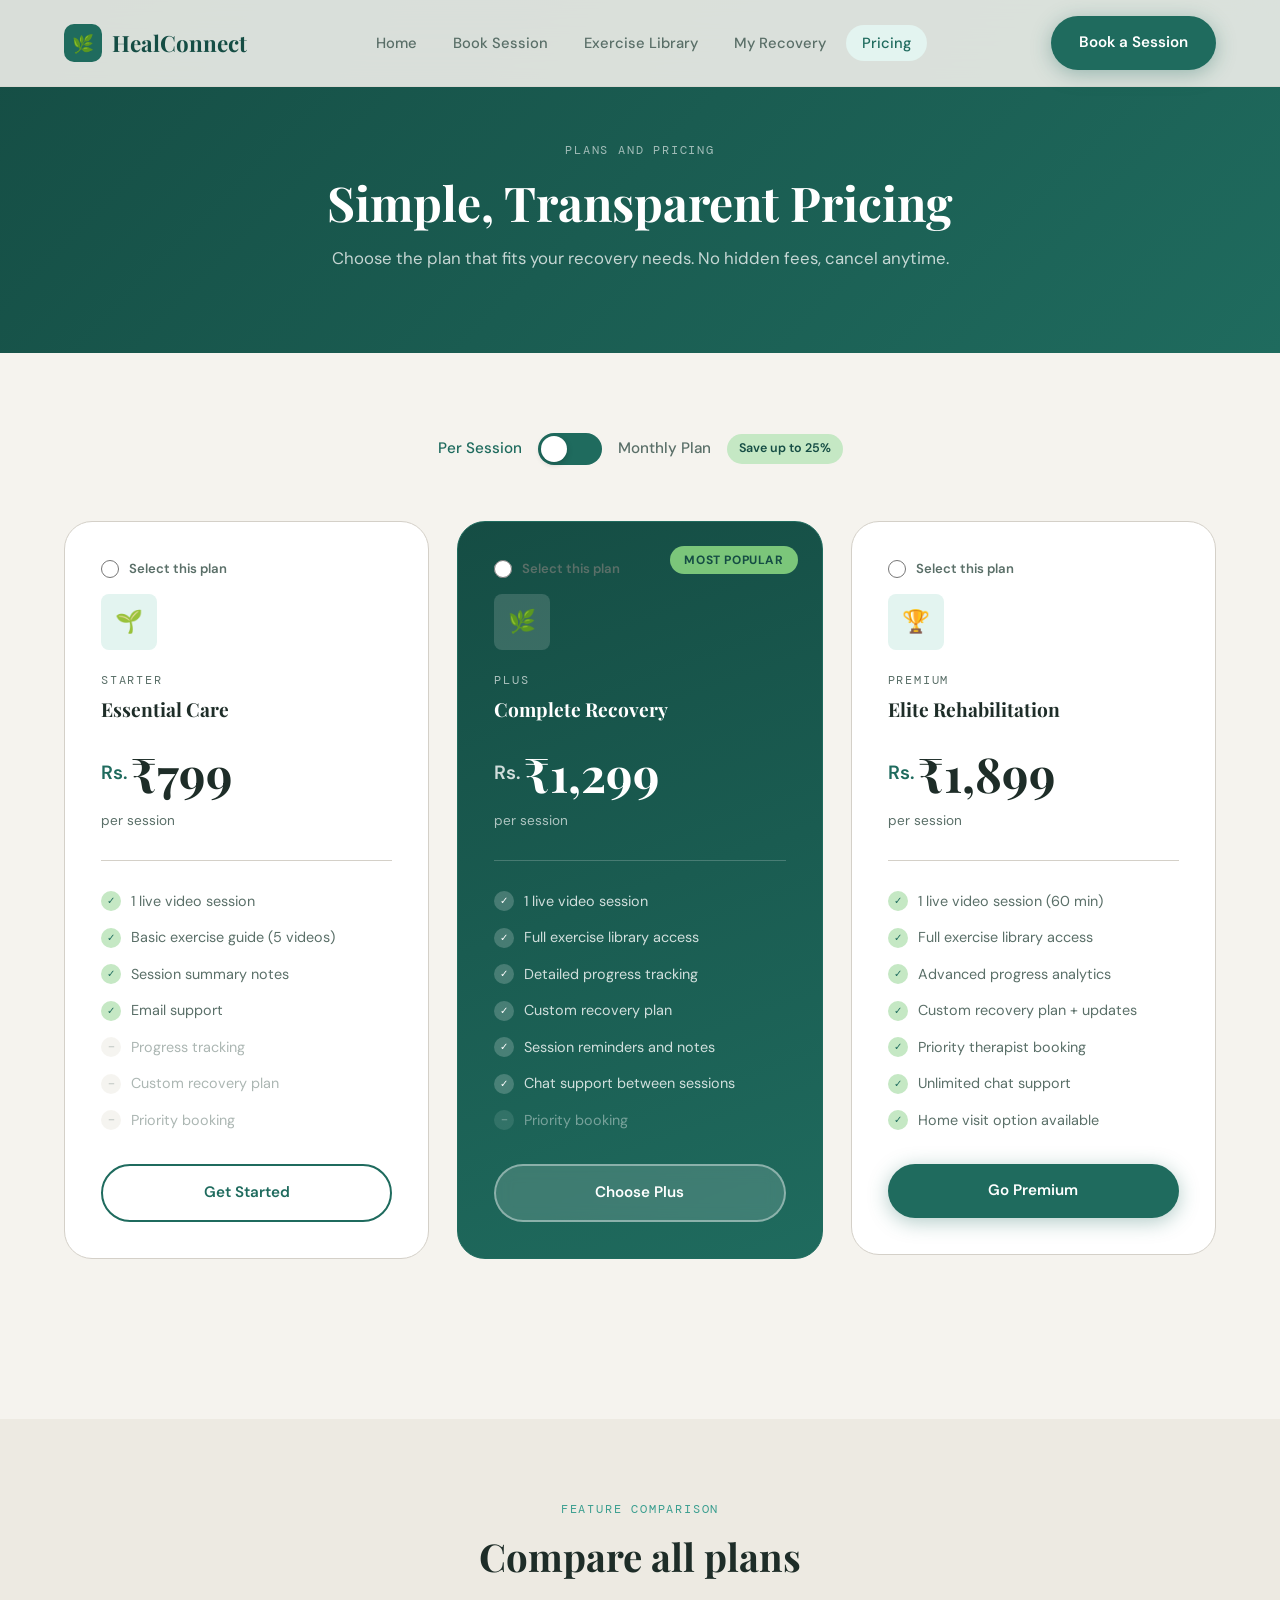
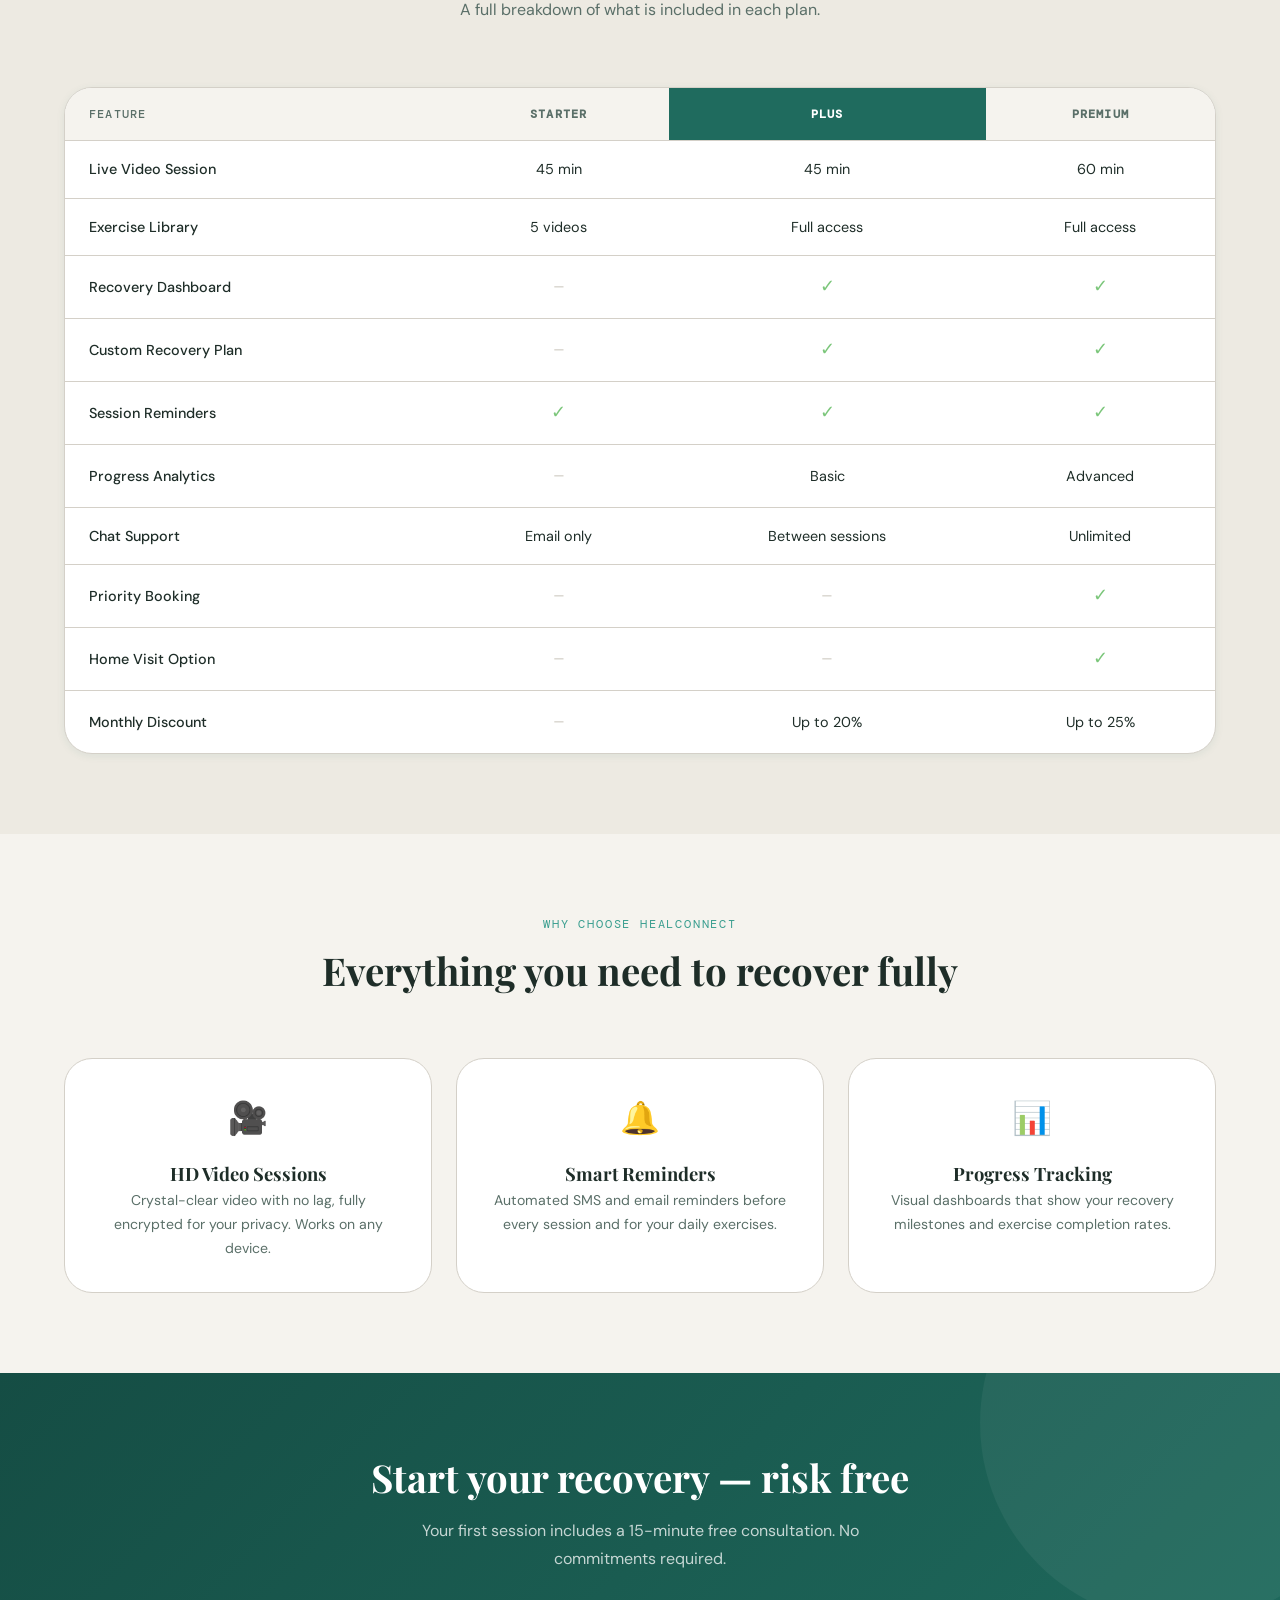
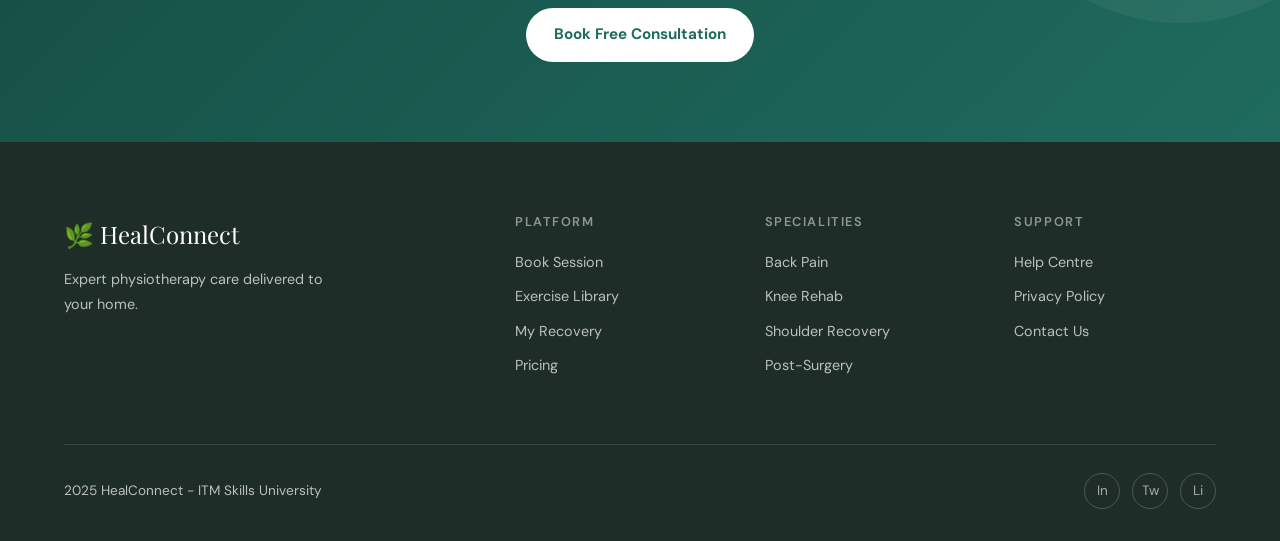
<file: pricing.html>
<!doctype html>
<html lang="en">
  <head>
    <meta charset="UTF-8" />
    <meta name="viewport" content="width=device-width, initial-scale=1.0" />
    <title>Pricing – HealConnect</title>
    <link rel="stylesheet" href="styles.css" />
  </head>
  <body>
    <nav class="navbar">
      <div class="nav-inner">
        <a href="index.html" class="nav-logo"
          ><span class="logo-icon">🌿</span> HealConnect</a
        >
        <ul class="nav-links">
          <li><a href="index.html">Home</a></li>
          <li><a href="book.html">Book Session</a></li>
          <li><a href="library.html">Exercise Library</a></li>
          <li><a href="progress.html">My Recovery</a></li>
          <li><a href="pricing.html">Pricing</a></li>
        </ul>
        <a href="book.html" class="btn btn-primary nav-cta">Book a Session</a>
        <button class="hamburger" aria-label="Toggle menu">
          <span></span><span></span><span></span>
        </button>
      </div>
    </nav>
    <nav id="mobileMenu" class="mobile-menu">
      <button id="mobileClose" class="mobile-close-btn">✕</button>
      <a href="index.html">Home</a><a href="book.html">Book Session</a>
      <a href="library.html">Exercise Library</a
      ><a href="progress.html">My Recovery</a><a href="pricing.html">Pricing</a>
    </nav>

    <header class="page-hero">
      <div class="container">
        <span class="section-label u-color-white-60">Plans and Pricing</span>
        <h1>Simple, Transparent Pricing</h1>
        <p>
          Choose the plan that fits your recovery needs. No hidden fees, cancel
          anytime.
        </p>
      </div>
    </header>

    <main>
      <section class="pricing-section">
        <div class="container">
          <div class="pricing-toggle">
            <span class="toggle-label per-session active">Per Session</span>
            <button
              id="pricingToggle"
              class="toggle-switch"
              aria-label="Toggle billing period"
              role="switch"
            >
              <span class="toggle-knob"></span>
            </button>
            <span class="toggle-label monthly">Monthly Plan</span>
            <span class="savings-badge">Save up to 25%</span>
          </div>

          <div class="pricing-grid">
            <article
              class="pricing-card fade-up"
              data-plan="starter"
              onclick="selectPlan(this, 'starter')"
            >
              <span class="selected-badge">✓ Selected</span>
              <div class="plan-radio-wrap">
                <input
                  type="radio"
                  name="plan"
                  id="planStarter"
                  value="starter"
                />
                <label class="plan-radio-label" for="planStarter"
                  >Select this plan</label
                >
              </div>
              <div class="plan-icon">🌱</div>
              <p class="plan-name">Starter</p>
              <h3 class="plan-title">Essential Care</h3>
              <div class="price-display">
                <span class="currency">Rs.</span>
                <span class="price-amount">799</span>
              </div>
              <p class="price-period">per session</p>
              <p class="price-original hidden-init"></p>
              <div class="plan-divider"></div>
              <ul class="plan-features">
                <li>
                  <span class="feature-check">✓</span> 1 live video session
                </li>
                <li>
                  <span class="feature-check">✓</span> Basic exercise guide (5
                  videos)
                </li>
                <li>
                  <span class="feature-check">✓</span> Session summary notes
                </li>
                <li><span class="feature-check">✓</span> Email support</li>
                <li class="feature-cross">
                  <span class="feature-check">–</span> Progress tracking
                </li>
                <li class="feature-cross">
                  <span class="feature-check">–</span> Custom recovery plan
                </li>
                <li class="feature-cross">
                  <span class="feature-check">–</span> Priority booking
                </li>
              </ul>
              <a href="book.html" class="btn btn-outline u-full-btn"
                >Get Started</a
              >
            </article>

            <article
              class="pricing-card featured fade-up delay-1"
              data-plan="plus"
              onclick="selectPlan(this, 'plus')"
            >
              <span class="popular-badge">Most Popular</span>
              <span class="selected-badge">✓ Selected</span>
              <div class="plan-radio-wrap">
                <input type="radio" name="plan" id="planPlus" value="plus" />
                <label class="plan-radio-label" for="planPlus"
                  >Select this plan</label
                >
              </div>
              <div class="plan-icon">🌿</div>
              <p class="plan-name">Plus</p>
              <h3 class="plan-title">Complete Recovery</h3>
              <div class="price-display">
                <span class="currency">Rs.</span>
                <span class="price-amount">1,299</span>
              </div>
              <p class="price-period">per session</p>
              <p class="price-original hidden-init"></p>
              <div class="plan-divider"></div>
              <ul class="plan-features">
                <li>
                  <span class="feature-check">✓</span> 1 live video session
                </li>
                <li>
                  <span class="feature-check">✓</span> Full exercise library
                  access
                </li>
                <li>
                  <span class="feature-check">✓</span> Detailed progress
                  tracking
                </li>
                <li>
                  <span class="feature-check">✓</span> Custom recovery plan
                </li>
                <li>
                  <span class="feature-check">✓</span> Session reminders and
                  notes
                </li>
                <li>
                  <span class="feature-check">✓</span> Chat support between
                  sessions
                </li>
                <li class="feature-cross">
                  <span class="feature-check">–</span> Priority booking
                </li>
              </ul>
              <a href="book.html" class="btn btn-ghost u-full-btn"
                >Choose Plus</a
              >
            </article>

            <article
              class="pricing-card fade-up delay-2"
              data-plan="premium"
              onclick="selectPlan(this, 'premium')"
            >
              <span class="selected-badge">✓ Selected</span>
              <div class="plan-radio-wrap">
                <input
                  type="radio"
                  name="plan"
                  id="planPremium"
                  value="premium"
                />
                <label class="plan-radio-label" for="planPremium"
                  >Select this plan</label
                >
              </div>
              <div class="plan-icon">🏆</div>
              <p class="plan-name">Premium</p>
              <h3 class="plan-title">Elite Rehabilitation</h3>
              <div class="price-display">
                <span class="currency">Rs.</span>
                <span class="price-amount">1,899</span>
              </div>
              <p class="price-period">per session</p>
              <p class="price-original hidden-init"></p>
              <div class="plan-divider"></div>
              <ul class="plan-features">
                <li>
                  <span class="feature-check">✓</span> 1 live video session (60
                  min)
                </li>
                <li>
                  <span class="feature-check">✓</span> Full exercise library
                  access
                </li>
                <li>
                  <span class="feature-check">✓</span> Advanced progress
                  analytics
                </li>
                <li>
                  <span class="feature-check">✓</span> Custom recovery plan +
                  updates
                </li>
                <li>
                  <span class="feature-check">✓</span> Priority therapist
                  booking
                </li>
                <li>
                  <span class="feature-check">✓</span> Unlimited chat support
                </li>
                <li>
                  <span class="feature-check">✓</span> Home visit option
                  available
                </li>
              </ul>
              <a href="book.html" class="btn btn-primary u-full-btn"
                >Go Premium</a
              >
            </article>
          </div>
        </div>
      </section>

      <section class="comparison-section" aria-labelledby="compare-heading">
        <div class="container">
          <div class="section-header fade-up">
            <span class="section-label">Feature Comparison</span>
            <h2 id="compare-heading">Compare all plans</h2>
            <p>A full breakdown of what is included in each plan.</p>
          </div>
          <div class="comparison-table fade-up">
            <table>
              <thead>
                <tr>
                  <th>Feature</th>
                  <th>Starter</th>
                  <th class="highlight">Plus</th>
                  <th>Premium</th>
                </tr>
              </thead>
              <tbody>
                <tr>
                  <td>Live Video Session</td>
                  <td>45 min</td>
                  <td>45 min</td>
                  <td>60 min</td>
                </tr>
                <tr>
                  <td>Exercise Library</td>
                  <td>5 videos</td>
                  <td>Full access</td>
                  <td>Full access</td>
                </tr>
                <tr>
                  <td>Recovery Dashboard</td>
                  <td><span class="check-no">–</span></td>
                  <td><span class="check-yes">✓</span></td>
                  <td><span class="check-yes">✓</span></td>
                </tr>
                <tr>
                  <td>Custom Recovery Plan</td>
                  <td><span class="check-no">–</span></td>
                  <td><span class="check-yes">✓</span></td>
                  <td><span class="check-yes">✓</span></td>
                </tr>
                <tr>
                  <td>Session Reminders</td>
                  <td><span class="check-yes">✓</span></td>
                  <td><span class="check-yes">✓</span></td>
                  <td><span class="check-yes">✓</span></td>
                </tr>
                <tr>
                  <td>Progress Analytics</td>
                  <td><span class="check-no">–</span></td>
                  <td>Basic</td>
                  <td>Advanced</td>
                </tr>
                <tr>
                  <td>Chat Support</td>
                  <td>Email only</td>
                  <td>Between sessions</td>
                  <td>Unlimited</td>
                </tr>
                <tr>
                  <td>Priority Booking</td>
                  <td><span class="check-no">–</span></td>
                  <td><span class="check-no">–</span></td>
                  <td><span class="check-yes">✓</span></td>
                </tr>
                <tr>
                  <td>Home Visit Option</td>
                  <td><span class="check-no">–</span></td>
                  <td><span class="check-no">–</span></td>
                  <td><span class="check-yes">✓</span></td>
                </tr>
                <tr>
                  <td>Monthly Discount</td>
                  <td><span class="check-no">–</span></td>
                  <td>Up to 20%</td>
                  <td>Up to 25%</td>
                </tr>
              </tbody>
            </table>
          </div>
        </div>
      </section>

      <section class="benefits-section">
        <div class="container">
          <div class="section-header fade-up">
            <span class="section-label">Why Choose HealConnect</span>
            <h2>Everything you need to recover fully</h2>
          </div>
          <div class="benefits-grid fade-up">
            <div class="therapist-card">
              <div class="benefit-icon">🎥</div>
              <h3 class="benefit-title">HD Video Sessions</h3>
              <p class="benefit-desc">
                Crystal-clear video with no lag, fully encrypted for your
                privacy. Works on any device.
              </p>
            </div>
            <div class="therapist-card">
              <div class="benefit-icon">🔔</div>
              <h3 class="benefit-title">Smart Reminders</h3>
              <p class="benefit-desc">
                Automated SMS and email reminders before every session and for
                your daily exercises.
              </p>
            </div>
            <div class="therapist-card">
              <div class="benefit-icon">📊</div>
              <h3 class="benefit-title">Progress Tracking</h3>
              <p class="benefit-desc">
                Visual dashboards that show your recovery milestones and
                exercise completion rates.
              </p>
            </div>
          </div>
        </div>
      </section>

      <section class="cta-banner">
        <div class="container u-relative u-z1">
          <h2>Start your recovery — risk free</h2>
          <p>
            Your first session includes a 15-minute free consultation. No
            commitments required.
          </p>
          <div class="cta-actions">
            <a href="book.html" class="btn btn-cta-white"
              >Book Free Consultation</a
            >
          </div>
        </div>
      </section>
    </main>

    <footer>
      <div class="container">
        <div class="footer-grid">
          <div class="footer-brand">
            <div class="logo-text">🌿 HealConnect</div>
            <p>Expert physiotherapy care delivered to your home.</p>
          </div>
          <div class="footer-col">
            <h4>Platform</h4>
            <a href="book.html">Book Session</a
            ><a href="library.html">Exercise Library</a
            ><a href="progress.html">My Recovery</a
            ><a href="pricing.html">Pricing</a>
          </div>
          <div class="footer-col">
            <h4>Specialities</h4>
            <a href="#">Back Pain</a><a href="#">Knee Rehab</a
            ><a href="#">Shoulder Recovery</a><a href="#">Post-Surgery</a>
          </div>
          <div class="footer-col">
            <h4>Support</h4>
            <a href="#">Help Centre</a><a href="#">Privacy Policy</a
            ><a href="#">Contact Us</a>
          </div>
        </div>
        <div class="footer-bottom">
          <p>2025 HealConnect - ITM Skills University</p>
          <div class="footer-social">
            <a href="#">In</a><a href="#">Tw</a><a href="#">Li</a>
          </div>
        </div>
      </div>
    </footer>
    <div id="notificationBar" class="notification-bar"></div>
    <script src="main.js"></script>
  </body>
</html>
</file>
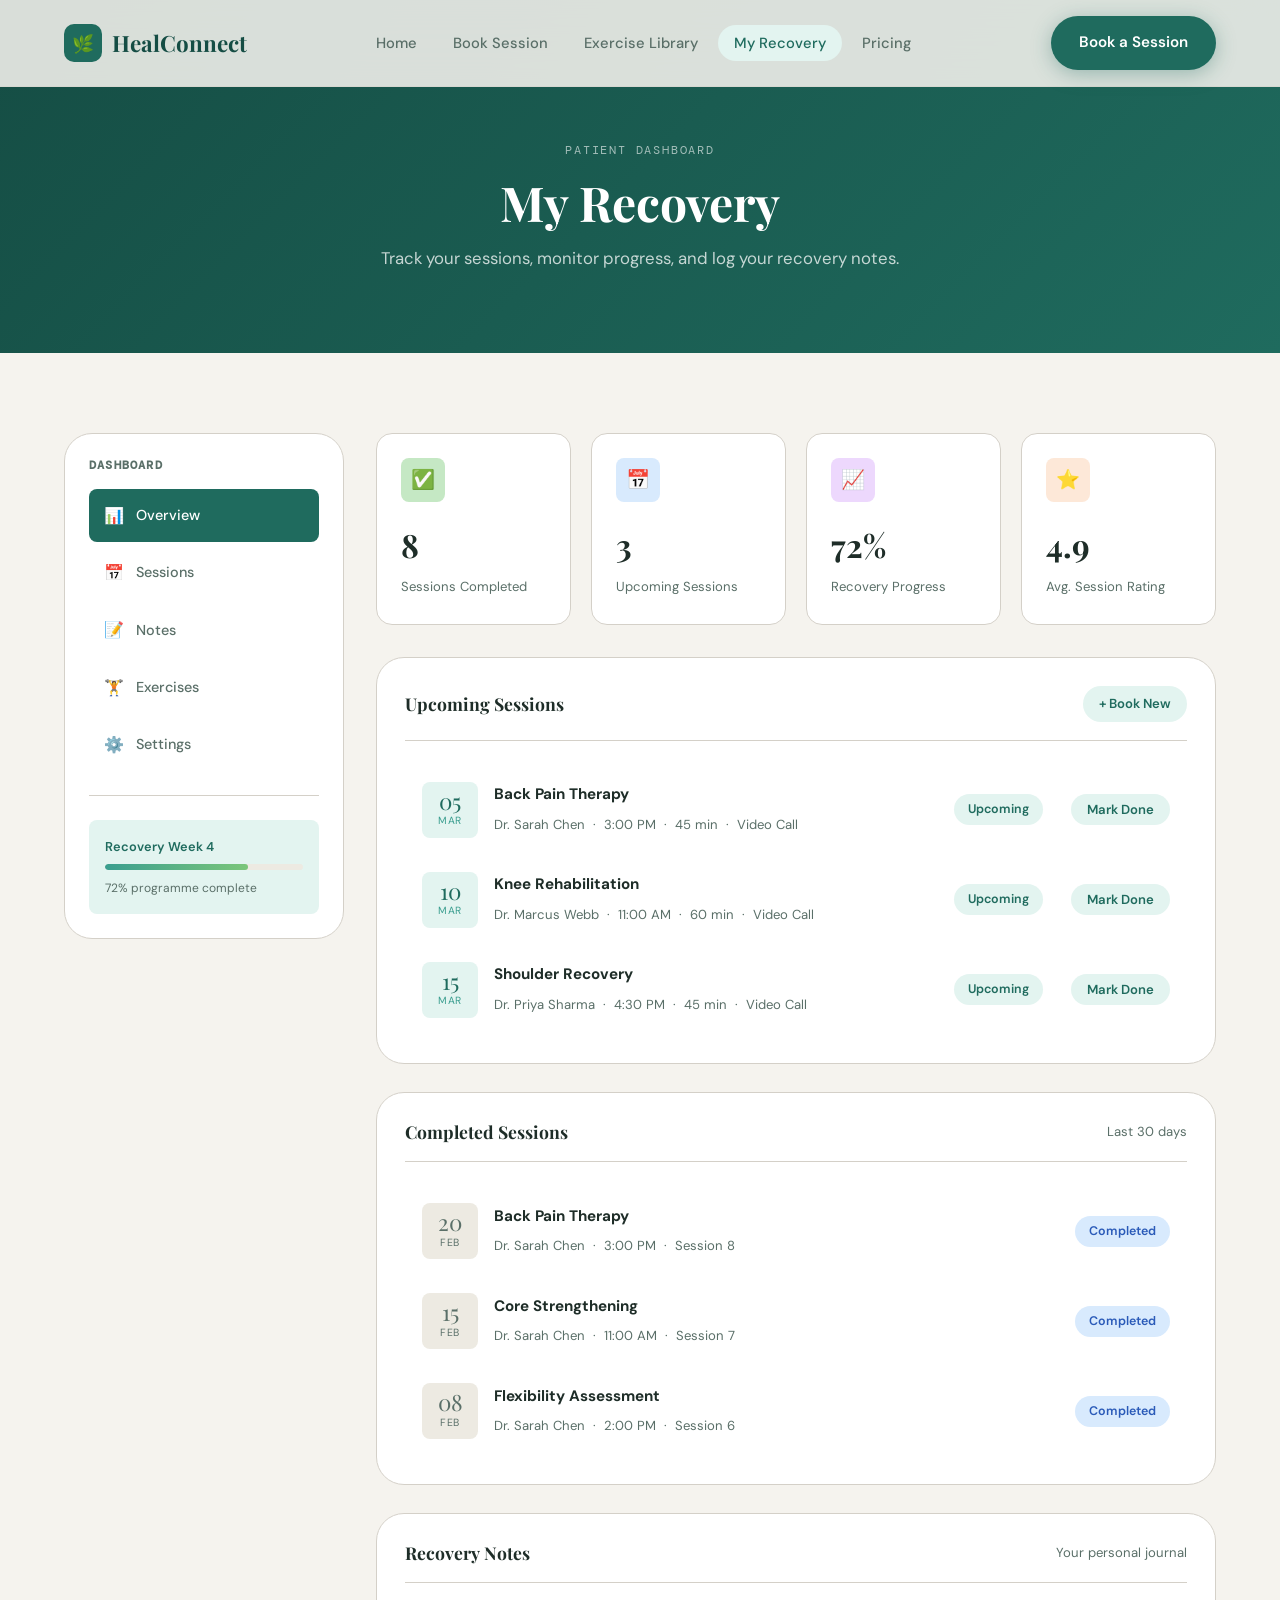
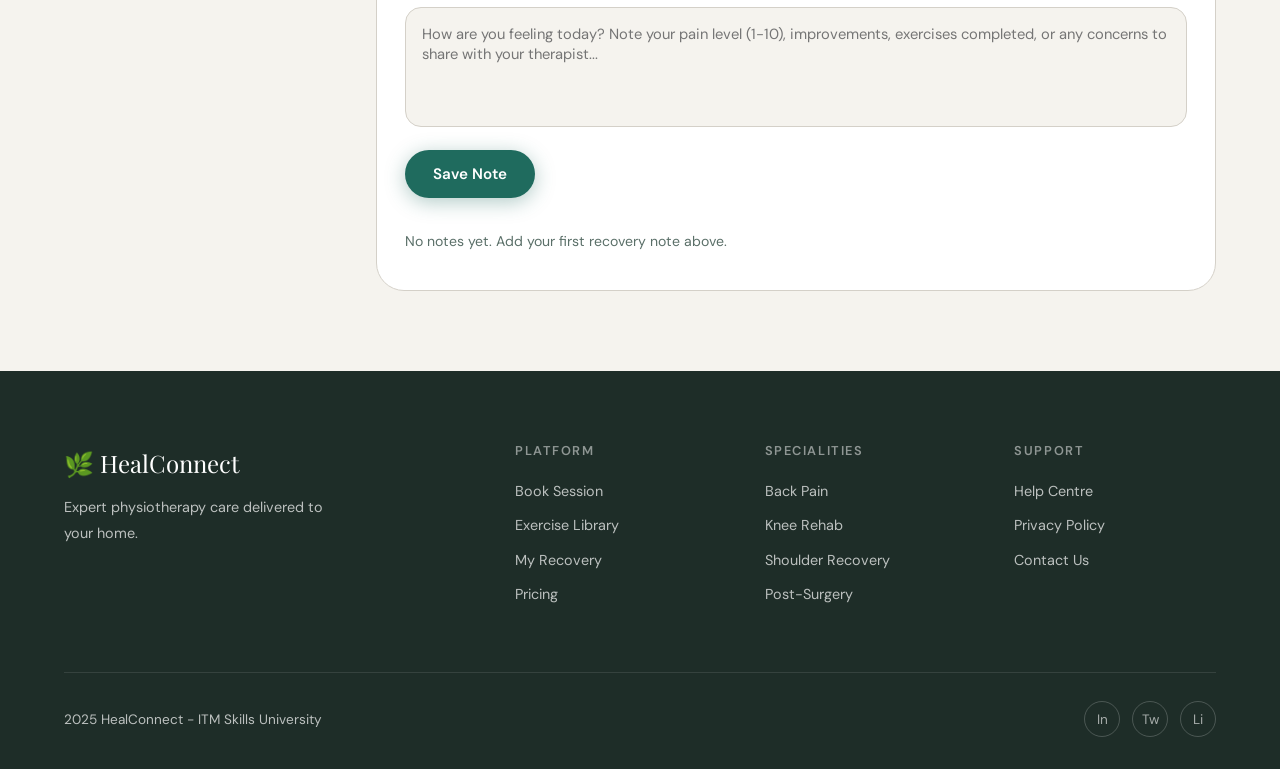
<file: progress.html>
<!doctype html>
<html lang="en">
  <head>
    <meta charset="UTF-8" />
    <meta name="viewport" content="width=device-width, initial-scale=1.0" />
    <title>My Recovery – HealConnect</title>
    <link rel="stylesheet" href="styles.css" />
  </head>
  <body id="recoveryPage">
    <nav class="navbar">
      <div class="nav-inner">
        <a href="index.html" class="nav-logo"
          ><span class="logo-icon">🌿</span> HealConnect</a
        >
        <ul class="nav-links">
          <li><a href="index.html">Home</a></li>
          <li><a href="book.html">Book Session</a></li>
          <li><a href="library.html">Exercise Library</a></li>
          <li><a href="progress.html">My Recovery</a></li>
          <li><a href="pricing.html">Pricing</a></li>
        </ul>
        <a href="book.html" class="btn btn-primary nav-cta">Book a Session</a>
        <button class="hamburger" aria-label="Toggle menu">
          <span></span><span></span><span></span>
        </button>
      </div>
    </nav>
    <nav id="mobileMenu" class="mobile-menu">
      <button id="mobileClose" class="mobile-close-btn">✕</button>
      <a href="index.html">Home</a><a href="book.html">Book Session</a>
      <a href="library.html">Exercise Library</a
      ><a href="progress.html">My Recovery</a><a href="pricing.html">Pricing</a>
    </nav>

    <header class="page-hero">
      <div class="container">
        <span class="section-label u-color-white-60">Patient Dashboard</span>
        <h1>My Recovery</h1>
        <p>
          Track your sessions, monitor progress, and log your recovery notes.
        </p>
      </div>
    </header>

    <main class="recovery-section">
      <div class="container">
        <div class="recovery-layout">
          <aside>
            <nav class="recovery-nav" aria-label="Dashboard sections">
              <h4>Dashboard</h4>
              <div class="recovery-nav-item active">
                <span class="nav-icon">📊</span> Overview
              </div>
              <div class="recovery-nav-item">
                <span class="nav-icon">📅</span> Sessions
              </div>
              <div class="recovery-nav-item">
                <span class="nav-icon">📝</span> Notes
              </div>
              <div class="recovery-nav-item">
                <span class="nav-icon">🏋️</span> Exercises
              </div>
              <div class="recovery-nav-item">
                <span class="nav-icon">⚙️</span> Settings
              </div>
              <div class="recovery-progress-box">
                <div class="recovery-progress-inner">
                  <p class="prog-label">Recovery Week 4</p>
                  <div class="progress-bar-wrap prog-bar-full">
                    <div
                      class="progress-bar-fill"
                      data-width="72%"
                      style="width: 0%"
                    ></div>
                  </div>
                  <p class="prog-note">72% programme complete</p>
                </div>
              </div>
            </nav>
          </aside>

          <div>
            <div class="stats-row">
              <div class="stat-card fade-up">
                <div class="stat-card-icon green">✅</div>
                <strong id="completedCount">8</strong>
                <span>Sessions Completed</span>
              </div>
              <div class="stat-card fade-up delay-1">
                <div class="stat-card-icon blue">📅</div>
                <strong id="upcomingCount">3</strong>
                <span>Upcoming Sessions</span>
              </div>
              <div class="stat-card fade-up delay-2">
                <div class="stat-card-icon purple">📈</div>
                <strong>72%</strong>
                <span>Recovery Progress</span>
              </div>
              <div class="stat-card fade-up delay-3">
                <div class="stat-card-icon amber">⭐</div>
                <strong>4.9</strong>
                <span>Avg. Session Rating</span>
              </div>
            </div>

            <section
              class="sessions-panel fade-up"
              aria-labelledby="upcoming-heading"
            >
              <div class="panel-header">
                <h3 id="upcoming-heading">Upcoming Sessions</h3>
                <a href="book.html" class="btn-sm">+ Book New</a>
              </div>

              <div class="session-item">
                <div class="session-date-block">
                  <span class="day">05</span><span class="month">Mar</span>
                </div>
                <div class="session-details">
                  <strong>Back Pain Therapy</strong>
                  <span
                    >Dr. Sarah Chen &nbsp;·&nbsp; 3:00 PM &nbsp;·&nbsp; 45 min
                    &nbsp;·&nbsp; Video Call</span
                  >
                </div>
                <span class="session-status status-upcoming">Upcoming</span>
                <button class="btn-sm mark-complete-btn u-ml-12">
                  Mark Done
                </button>
              </div>

              <div class="session-item">
                <div class="session-date-block">
                  <span class="day">10</span><span class="month">Mar</span>
                </div>
                <div class="session-details">
                  <strong>Knee Rehabilitation</strong>
                  <span
                    >Dr. Marcus Webb &nbsp;·&nbsp; 11:00 AM &nbsp;·&nbsp; 60 min
                    &nbsp;·&nbsp; Video Call</span
                  >
                </div>
                <span class="session-status status-upcoming">Upcoming</span>
                <button class="btn-sm mark-complete-btn u-ml-12">
                  Mark Done
                </button>
              </div>

              <div class="session-item">
                <div class="session-date-block">
                  <span class="day">15</span><span class="month">Mar</span>
                </div>
                <div class="session-details">
                  <strong>Shoulder Recovery</strong>
                  <span
                    >Dr. Priya Sharma &nbsp;·&nbsp; 4:30 PM &nbsp;·&nbsp; 45 min
                    &nbsp;·&nbsp; Video Call</span
                  >
                </div>
                <span class="session-status status-upcoming">Upcoming</span>
                <button class="btn-sm mark-complete-btn u-ml-12">
                  Mark Done
                </button>
              </div>
            </section>

            <section
              class="sessions-panel fade-up"
              aria-labelledby="past-heading"
            >
              <div class="panel-header">
                <h3 id="past-heading">Completed Sessions</h3>
                <span class="panel-subtitle">Last 30 days</span>
              </div>

              <div class="session-item">
                <div class="session-date-block muted">
                  <span class="day">20</span>
                  <span class="month">Feb</span>
                </div>
                <div class="session-details">
                  <strong>Back Pain Therapy</strong
                  ><span
                    >Dr. Sarah Chen &nbsp;·&nbsp; 3:00 PM &nbsp;·&nbsp; Session
                    8</span
                  >
                </div>
                <span class="session-status status-completed">Completed</span>
              </div>
              <div class="session-item">
                <div class="session-date-block muted">
                  <span class="day">15</span>
                  <span class="month">Feb</span>
                </div>
                <div class="session-details">
                  <strong>Core Strengthening</strong
                  ><span
                    >Dr. Sarah Chen &nbsp;·&nbsp; 11:00 AM &nbsp;·&nbsp; Session
                    7</span
                  >
                </div>
                <span class="session-status status-completed">Completed</span>
              </div>
              <div class="session-item">
                <div class="session-date-block muted">
                  <span class="day">08</span>
                  <span class="month">Feb</span>
                </div>
                <div class="session-details">
                  <strong>Flexibility Assessment</strong
                  ><span
                    >Dr. Sarah Chen &nbsp;·&nbsp; 2:00 PM &nbsp;·&nbsp; Session
                    6</span
                  >
                </div>
                <span class="session-status status-completed">Completed</span>
              </div>
            </section>

            <section class="notes-area fade-up" aria-labelledby="notes-heading">
              <div class="panel-header">
                <h3 id="notes-heading">Recovery Notes</h3>
                <span class="panel-subtitle">Your personal journal</span>
              </div>
              <textarea
                id="notesInput"
                class="notes-input"
                placeholder="How are you feeling today? Note your pain level (1-10), improvements, exercises completed, or any concerns to share with your therapist..."
              ></textarea>
              <button id="saveNoteBtn" class="btn btn-primary">
                Save Note
              </button>
              <div id="notesList" class="notes-list"></div>
            </section>
          </div>
        </div>
      </div>
    </main>

    <footer>
      <div class="container">
        <div class="footer-grid">
          <div class="footer-brand">
            <div class="logo-text">🌿 HealConnect</div>
            <p>Expert physiotherapy care delivered to your home.</p>
          </div>
          <div class="footer-col">
            <h4>Platform</h4>
            <a href="book.html">Book Session</a
            ><a href="library.html">Exercise Library</a
            ><a href="progress.html">My Recovery</a
            ><a href="pricing.html">Pricing</a>
          </div>
          <div class="footer-col">
            <h4>Specialities</h4>
            <a href="#">Back Pain</a><a href="#">Knee Rehab</a
            ><a href="#">Shoulder Recovery</a><a href="#">Post-Surgery</a>
          </div>
          <div class="footer-col">
            <h4>Support</h4>
            <a href="#">Help Centre</a><a href="#">Privacy Policy</a
            ><a href="#">Contact Us</a>
          </div>
        </div>
        <div class="footer-bottom">
          <p>2025 HealConnect - ITM Skills University</p>
          <div class="footer-social">
            <a href="#">In</a><a href="#">Tw</a><a href="#">Li</a>
          </div>
        </div>
      </div>
    </footer>
    <div id="notificationBar" class="notification-bar"></div>
    <script src="main.js"></script>
  </body>
</html>
</file>
<file: styles.css>
@import url("https://fonts.googleapis.com/css2?family=Playfair+Display:ital,wght@0,400;0,600;0,700;1,400&family=DM+Sans:wght@300;400;500;600&family=DM+Mono:wght@400;500&display=swap");

:root {
  --primary: #1f6b5e;
  --primary-dark: #154d44;
  --secondary: #3a9e8f;
  --accent: #7bc67a;
  --accent-soft: #c5e8c4;
  --bg: #f5f3ee;
  --bg-alt: #edeae2;
  --surface: #ffffff;
  --text: #1e2d28;
  --text-muted: #5a6f68;
  --border: #d4d0c8;
  --mint: #e3f4f0;
  --shadow-sm: 0 2px 8px rgba(31, 107, 94, 0.08);
  --shadow-md: 0 8px 32px rgba(31, 107, 94, 0.12);
  --shadow-lg: 0 24px 64px rgba(31, 107, 94, 0.16);
  --radius-sm: 8px;
  --radius-md: 16px;
  --radius-lg: 28px;
  --radius-xl: 48px;
  --transition: all 0.35s cubic-bezier(0.4, 0, 0.2, 1);
}

*,
*::before,
*::after {
  box-sizing: border-box;
  margin: 0;
  padding: 0;
}

html {
  scroll-behavior: smooth;
  font-size: 16px;
}

body {
  font-family: "DM Sans", sans-serif;
  background-color: var(--bg);
  color: var(--text);
  line-height: 1.7;
  overflow-x: hidden;
}

h1,
h2,
h3,
h4 {
  font-family: "Playfair Display", serif;
  line-height: 1.25;
  color: var(--text);
}

a {
  color: inherit;
  text-decoration: none;
}
img {
  max-width: 100%;
  display: block;
}
ul {
  list-style: none;
}

.container {
  max-width: 1200px;
  margin: 0 auto;
  padding: 0 24px;
}
.section-label {
  font-family: "DM Mono", monospace;
  font-size: 0.75rem;
  letter-spacing: 0.15em;
  text-transform: uppercase;
  color: var(--secondary);
  display: block;
  margin-bottom: 12px;
}
.tag {
  display: inline-block;
  padding: 4px 14px;
  border-radius: 100px;
  font-size: 0.78rem;
  font-weight: 500;
  letter-spacing: 0.03em;
}
.tag-back-pain {
  background: #fde8d8;
  color: #b85c2a;
}
.tag-knee {
  background: #d8eafd;
  color: #2a5ab8;
}
.tag-shoulder {
  background: #edd8fd;
  color: #7a2ab8;
}
.tag-post-surgery {
  background: #fdd8d8;
  color: #b82a2a;
}
.tag-neck {
  background: #d8fde8;
  color: #2ab85c;
}
.tag-general {
  background: var(--accent-soft);
  color: var(--primary-dark);
}

.btn {
  display: inline-flex;
  align-items: center;
  gap: 8px;
  padding: 14px 28px;
  border-radius: var(--radius-xl);
  font-family: "DM Sans", sans-serif;
  font-weight: 600;
  font-size: 0.95rem;
  cursor: pointer;
  border: none;
  transition: var(--transition);
  text-decoration: none;
}
.btn-primary {
  background: var(--primary);
  color: #fff;
  box-shadow: 0 4px 20px rgba(31, 107, 94, 0.35);
}
.btn-primary:hover {
  background: var(--primary-dark);
  transform: translateY(-2px);
  box-shadow: 0 8px 28px rgba(31, 107, 94, 0.45);
}
.btn-outline {
  background: transparent;
  color: var(--primary);
  border: 2px solid var(--primary);
}
.btn-outline:hover {
  background: var(--primary);
  color: #fff;
  transform: translateY(-2px);
}
.btn-ghost {
  background: rgba(255, 255, 255, 0.15);
  color: #fff;
  border: 2px solid rgba(255, 255, 255, 0.4);
  backdrop-filter: blur(8px);
}
.btn-ghost:hover {
  background: rgba(255, 255, 255, 0.25);
  transform: translateY(-2px);
}

.navbar {
  position: fixed;
  top: 0;
  left: 0;
  right: 0;
  z-index: 1000;
  padding: 16px 0;
  background: rgba(245, 243, 238, 0.88);
  backdrop-filter: blur(20px);
  -webkit-backdrop-filter: blur(20px);
  border-bottom: 1px solid rgba(212, 208, 200, 0.5);
  transition: var(--transition);
}
.navbar.scrolled {
  padding: 10px 0;
  box-shadow: var(--shadow-md);
}
.nav-inner {
  display: flex;
  align-items: center;
  justify-content: space-between;
  max-width: 1200px;
  margin: 0 auto;
  padding: 0 24px;
}
.nav-logo {
  display: flex;
  align-items: center;
  gap: 10px;
  font-family: "Playfair Display", serif;
  font-size: 1.4rem;
  font-weight: 700;
  color: var(--primary-dark);
}
.nav-logo .logo-icon {
  width: 38px;
  height: 38px;
  background: var(--primary);
  border-radius: 10px;
  display: flex;
  align-items: center;
  justify-content: center;
  color: white;
  font-size: 1.1rem;
}
.nav-links {
  display: flex;
  align-items: center;
  gap: 4px;
}
.nav-links a {
  padding: 8px 16px;
  border-radius: 100px;
  font-weight: 500;
  font-size: 0.92rem;
  color: var(--text-muted);
  transition: var(--transition);
  position: relative;
}
.nav-links a:hover,
.nav-links a.active {
  color: var(--primary);
  background: var(--mint);
}
.nav-cta {
  margin-left: 12px;
}
.hamburger {
  display: none;
  flex-direction: column;
  gap: 5px;
  cursor: pointer;
  padding: 8px;
}
.hamburger span {
  display: block;
  width: 24px;
  height: 2px;
  background: var(--text);
  border-radius: 2px;
  transition: var(--transition);
}

.mobile-menu {
  display: none;
}

footer {
  background: var(--text);
  color: rgba(255, 255, 255, 0.7);
  padding: 72px 0 32px;
}
.footer-grid {
  display: grid;
  grid-template-columns: 2fr 1fr 1fr 1fr;
  gap: 48px;
  margin-bottom: 56px;
}
.footer-brand .logo-text {
  font-family: "Playfair Display", serif;
  font-size: 1.5rem;
  color: #fff;
  margin-bottom: 12px;
  display: flex;
  align-items: center;
  gap: 10px;
}
.footer-brand p {
  font-size: 0.9rem;
  line-height: 1.8;
  max-width: 280px;
}
.footer-col h4 {
  font-family: "DM Sans", sans-serif;
  font-size: 0.8rem;
  font-weight: 600;
  letter-spacing: 0.12em;
  text-transform: uppercase;
  color: rgba(255, 255, 255, 0.5);
  margin-bottom: 20px;
}
.footer-col a {
  display: block;
  color: rgba(255, 255, 255, 0.7);
  font-size: 0.9rem;
  margin-bottom: 10px;
  transition: var(--transition);
}
.footer-col a:hover {
  color: var(--accent);
  padding-left: 4px;
}
.footer-bottom {
  border-top: 1px solid rgba(255, 255, 255, 0.1);
  padding-top: 28px;
  display: flex;
  justify-content: space-between;
  align-items: center;
  font-size: 0.85rem;
}
.footer-social {
  display: flex;
  gap: 12px;
}
.footer-social a {
  width: 36px;
  height: 36px;
  border-radius: 50%;
  border: 1px solid rgba(255, 255, 255, 0.2);
  display: flex;
  align-items: center;
  justify-content: center;
  color: rgba(255, 255, 255, 0.6);
  font-size: 0.85rem;
  transition: var(--transition);
}
.footer-social a:hover {
  border-color: var(--accent);
  color: var(--accent);
  transform: translateY(-2px);
}

@keyframes fadeUp {
  from {
    opacity: 0;
    transform: translateY(30px);
  }
  to {
    opacity: 1;
    transform: translateY(0);
  }
}
@keyframes fadeIn {
  from {
    opacity: 0;
  }
  to {
    opacity: 1;
  }
}
@keyframes float {
  0%,
  100% {
    transform: translateY(0);
  }
  50% {
    transform: translateY(-12px);
  }
}
@keyframes pulse-ring {
  0% {
    transform: scale(1);
    opacity: 0.6;
  }
  100% {
    transform: scale(1.5);
    opacity: 0;
  }
}
.fade-up {
  opacity: 0;
  transform: translateY(30px);
  transition:
    opacity 0.7s ease,
    transform 0.7s ease;
}
.fade-up.visible {
  opacity: 1;
  transform: translateY(0);
}

.hero {
  min-height: 100vh;
  display: flex;
  align-items: center;
  position: relative;
  overflow: hidden;
  background: linear-gradient(
    135deg,
    var(--primary-dark) 0%,
    var(--primary) 45%,
    var(--secondary) 100%
  );
  padding-top: 80px;
}
.hero-bg-shapes {
  position: absolute;
  inset: 0;
  pointer-events: none;
}
.hero-blob {
  position: absolute;
  border-radius: 50%;
  filter: blur(60px);
  opacity: 0.15;
}
.hero-blob-1 {
  width: 500px;
  height: 500px;
  background: var(--accent);
  top: -100px;
  right: -100px;
  animation: float 8s ease-in-out infinite;
}
.hero-blob-2 {
  width: 300px;
  height: 300px;
  background: #fff;
  bottom: 50px;
  left: 10%;
  animation: float 10s ease-in-out infinite reverse;
}
.hero-inner {
  display: grid;
  grid-template-columns: 1fr 1fr;
  gap: 80px;
  align-items: center;
  width: 100%;
}
.hero-content {
  color: #fff;
}
.hero-badge {
  display: inline-flex;
  align-items: center;
  gap: 8px;
  background: rgba(255, 255, 255, 0.15);
  backdrop-filter: blur(10px);
  padding: 8px 18px;
  border-radius: 100px;
  font-size: 0.82rem;
  font-weight: 500;
  color: rgba(255, 255, 255, 0.9);
  margin-bottom: 28px;
  border: 1px solid rgba(255, 255, 255, 0.25);
  animation: fadeIn 0.8s ease forwards;
}
.hero-badge .dot {
  width: 7px;
  height: 7px;
  background: var(--accent);
  border-radius: 50%;
  box-shadow: 0 0 0 0 var(--accent);
  animation: pulse-ring 1.5s ease-out infinite;
}
.hero-content h1 {
  font-size: clamp(2.5rem, 5vw, 3.8rem);
  color: #fff;
  margin-bottom: 24px;
  animation: fadeUp 0.8s ease 0.2s both;
}
.hero-content h1 em {
  font-style: italic;
  color: var(--accent-soft);
}
.hero-content p {
  font-size: 1.1rem;
  color: rgba(255, 255, 255, 0.8);
  max-width: 480px;
  margin-bottom: 40px;
  animation: fadeUp 0.8s ease 0.4s both;
}
.hero-actions {
  display: flex;
  gap: 16px;
  flex-wrap: wrap;
  animation: fadeUp 0.8s ease 0.6s both;
}
.hero-stats {
  display: flex;
  gap: 32px;
  margin-top: 48px;
  animation: fadeUp 0.8s ease 0.8s both;
}
.hero-stat {
  text-align: center;
}
.hero-stat strong {
  display: block;
  font-family: "Playfair Display", serif;
  font-size: 2rem;
  color: #fff;
}
.hero-stat span {
  font-size: 0.82rem;
  color: rgba(255, 255, 255, 0.65);
}

.hero-visual {
  position: relative;
  animation: fadeUp 0.8s ease 0.3s both;
}
.hero-card-main {
  background: rgba(255, 255, 255, 0.95);
  backdrop-filter: blur(20px);
  border-radius: var(--radius-lg);
  padding: 32px;
  box-shadow: var(--shadow-lg);
  position: relative;
  z-index: 2;
}
.therapist-profile {
  display: flex;
  align-items: center;
  gap: 16px;
  margin-bottom: 28px;
  padding-bottom: 24px;
  border-bottom: 1px solid var(--border);
}
.therapist-avatar {
  width: 64px;
  height: 64px;
  border-radius: 50%;
  background: linear-gradient(135deg, var(--accent-soft), var(--mint));
  display: flex;
  align-items: center;
  justify-content: center;
  font-size: 1.6rem;
  flex-shrink: 0;
}
.therapist-info h4 {
  font-size: 1rem;
  color: var(--text);
}
.therapist-info span {
  font-size: 0.82rem;
  color: var(--text-muted);
  display: flex;
  align-items: center;
  gap: 4px;
}
.rating {
  color: #f5a623;
}
.next-session-label {
  font-family: "DM Mono", monospace;
  font-size: 0.7rem;
  letter-spacing: 0.12em;
  text-transform: uppercase;
  color: var(--text-muted);
  margin-bottom: 8px;
}
.session-time {
  font-family: "Playfair Display", serif;
  font-size: 1.6rem;
  color: var(--primary);
  margin-bottom: 16px;
}
.session-meta {
  display: flex;
  gap: 12px;
  flex-wrap: wrap;
}
.session-meta .meta-chip {
  display: inline-flex;
  align-items: center;
  gap: 6px;
  background: var(--mint);
  color: var(--primary);
  padding: 6px 14px;
  border-radius: 100px;
  font-size: 0.82rem;
  font-weight: 500;
}
.floating-card {
  position: absolute;
  background: #fff;
  border-radius: var(--radius-md);
  padding: 16px 20px;
  box-shadow: var(--shadow-md);
  animation: float 6s ease-in-out infinite;
}
.floating-card-1 {
  top: -24px;
  right: -24px;
  display: flex;
  align-items: center;
  gap: 10px;
  font-size: 0.85rem;
  font-weight: 500;
}
.floating-card-1 .icon-wrap {
  width: 36px;
  height: 36px;
  background: var(--accent-soft);
  border-radius: 10px;
  display: flex;
  align-items: center;
  justify-content: center;
  color: var(--primary);
}
.floating-card-2 {
  bottom: -20px;
  left: -20px;
  animation-delay: 2s;
}
.progress-mini {
  font-size: 0.8rem;
  color: var(--text-muted);
  margin-bottom: 6px;
}
.progress-bar-wrap {
  width: 140px;
  height: 6px;
  background: var(--bg-alt);
  border-radius: 100px;
  overflow: hidden;
}
.progress-bar-fill {
  height: 100%;
  background: linear-gradient(90deg, var(--secondary), var(--accent));
  border-radius: 100px;
  width: 72%;
  animation: growBar 1.5s ease 1s both;
}
@keyframes growBar {
  from {
    width: 0;
  }
  to {
    width: 72%;
  }
}

.services-strip {
  background: var(--surface);
  padding: 56px 0;
  border-bottom: 1px solid var(--border);
}
.strip-inner {
  display: flex;
  align-items: center;
  justify-content: center;
  gap: 56px;
  flex-wrap: wrap;
}
.strip-item {
  display: flex;
  align-items: center;
  gap: 14px;
  font-size: 0.92rem;
  font-weight: 500;
  color: var(--text-muted);
}
.strip-icon {
  width: 44px;
  height: 44px;
  background: var(--mint);
  border-radius: var(--radius-sm);
  display: flex;
  align-items: center;
  justify-content: center;
  font-size: 1.2rem;
  flex-shrink: 0;
}

.how-section {
  padding: 100px 0;
}
.section-header {
  text-align: center;
  margin-bottom: 64px;
}
.section-header h2 {
  font-size: clamp(1.8rem, 3vw, 2.6rem);
  margin-bottom: 16px;
}
.section-header p {
  color: var(--text-muted);
  max-width: 520px;
  margin: 0 auto;
}

.steps-grid {
  display: grid;
  grid-template-columns: repeat(4, 1fr);
  gap: 32px;
  position: relative;
}
.steps-grid::before {
  content: "";
  position: absolute;
  top: 40px;
  left: 12%;
  width: 76%;
  height: 2px;
  background: repeating-linear-gradient(
    90deg,
    var(--border) 0px,
    var(--border) 8px,
    transparent 8px,
    transparent 20px
  );
  z-index: 0;
}
.step-card {
  text-align: center;
  padding: 32px 20px;
  position: relative;
  z-index: 1;
}
.step-number {
  width: 80px;
  height: 80px;
  background: var(--surface);
  border: 2px solid var(--border);
  border-radius: 50%;
  display: flex;
  align-items: center;
  justify-content: center;
  font-family: "Playfair Display", serif;
  font-size: 1.5rem;
  color: var(--primary);
  margin: 0 auto 24px;
  transition: var(--transition);
  position: relative;
}
.step-card:hover .step-number {
  background: var(--primary);
  color: #fff;
  border-color: var(--primary);
  transform: scale(1.1);
}
.step-card h3 {
  font-size: 1.1rem;
  margin-bottom: 10px;
}
.step-card p {
  font-size: 0.88rem;
  color: var(--text-muted);
}

.therapists-section {
  padding: 100px 0;
  background: var(--bg-alt);
}
.therapist-grid {
  display: grid;
  grid-template-columns: repeat(3, 1fr);
  gap: 28px;
}
.therapist-card {
  background: var(--surface);
  border-radius: var(--radius-lg);
  padding: 32px;
  border: 1px solid var(--border);
  transition: var(--transition);
  text-align: center;
}
.therapist-card:hover {
  transform: translateY(-6px);
  box-shadow: var(--shadow-md);
  border-color: var(--secondary);
}
.t-avatar {
  width: 88px;
  height: 88px;
  border-radius: 50%;
  margin: 0 auto 20px;
  background: linear-gradient(135deg, var(--mint), var(--accent-soft));
  display: flex;
  align-items: center;
  justify-content: center;
  font-size: 2.2rem;
  border: 3px solid var(--surface);
  box-shadow: 0 0 0 4px var(--accent-soft);
}
.therapist-card h3 {
  font-size: 1.15rem;
  margin-bottom: 4px;
}
.therapist-card .speciality {
  font-size: 0.82rem;
  color: var(--secondary);
  font-weight: 500;
  margin-bottom: 12px;
}
.t-rating {
  font-size: 0.85rem;
  color: var(--text-muted);
  margin-bottom: 20px;
}
.t-rating span {
  color: #f5a623;
}

.testimonials-section {
  padding: 100px 0;
}
.testimonials-grid {
  display: grid;
  grid-template-columns: repeat(3, 1fr);
  gap: 24px;
}
.testimonial-card {
  background: var(--surface);
  border-radius: var(--radius-lg);
  padding: 32px;
  border: 1px solid var(--border);
  position: relative;
  transition: var(--transition);
}
.testimonial-card:hover {
  box-shadow: var(--shadow-md);
  transform: translateY(-4px);
}
.quote-mark {
  font-family: "Playfair Display", serif;
  font-size: 5rem;
  color: var(--accent-soft);
  line-height: 0.5;
  margin-bottom: 20px;
  display: block;
}
.testimonial-card p {
  font-size: 0.95rem;
  color: var(--text-muted);
  line-height: 1.8;
  margin-bottom: 24px;
}
.reviewer {
  display: flex;
  align-items: center;
  gap: 12px;
}
.reviewer-avatar {
  width: 44px;
  height: 44px;
  border-radius: 50%;
  background: var(--mint);
  display: flex;
  align-items: center;
  justify-content: center;
  font-size: 1.1rem;
}
.reviewer-info strong {
  display: block;
  font-size: 0.9rem;
}
.reviewer-info span {
  font-size: 0.8rem;
  color: var(--text-muted);
}
.stars {
  color: #f5a623;
  font-size: 0.85rem;
  margin-bottom: 4px;
}

.cta-banner {
  background: linear-gradient(135deg, var(--primary-dark), var(--primary));
  padding: 80px 0;
  text-align: center;
  position: relative;
  overflow: hidden;
}
.cta-banner::before {
  content: "";
  position: absolute;
  width: 400px;
  height: 400px;
  border-radius: 50%;
  background: rgba(255, 255, 255, 0.05);
  top: -150px;
  right: -100px;
}
.cta-banner h2 {
  font-size: clamp(1.8rem, 3vw, 2.6rem);
  color: #fff;
  margin-bottom: 16px;
}
.cta-banner p {
  color: rgba(255, 255, 255, 0.75);
  margin-bottom: 36px;
  max-width: 480px;
  margin-left: auto;
  margin-right: auto;
}
.cta-actions {
  display: flex;
  justify-content: center;
  gap: 16px;
  flex-wrap: wrap;
}

.page-hero {
  background: linear-gradient(
    135deg,
    var(--primary-dark) 0%,
    var(--primary) 100%
  );
  padding: 140px 0 80px;
  color: #fff;
  text-align: center;
}
.page-hero h1 {
  font-size: clamp(2rem, 4vw, 3rem);
  color: #fff;
  margin-bottom: 12px;
}
.page-hero p {
  color: rgba(255, 255, 255, 0.75);
  font-size: 1.05rem;
}

.booking-section {
  padding: 80px 0;
}
.booking-layout {
  display: grid;
  grid-template-columns: 1fr 360px;
  gap: 48px;
  align-items: start;
}
.booking-form-card {
  background: var(--surface);
  border-radius: var(--radius-lg);
  padding: 48px;
  box-shadow: var(--shadow-md);
  border: 1px solid var(--border);
}
.form-title {
  font-size: 1.4rem;
  margin-bottom: 8px;
}
.form-subtitle {
  color: var(--text-muted);
  font-size: 0.9rem;
  margin-bottom: 36px;
  padding-bottom: 28px;
  border-bottom: 1px solid var(--border);
}
.form-grid {
  display: grid;
  grid-template-columns: 1fr 1fr;
  gap: 20px;
}
.form-group {
  display: flex;
  flex-direction: column;
  gap: 8px;
}
.form-group.full {
  grid-column: 1 / -1;
}
.form-group label {
  font-size: 0.85rem;
  font-weight: 600;
  color: var(--text);
  display: flex;
  align-items: center;
  gap: 6px;
}
.form-group label .required {
  color: #e55;
  font-size: 0.7rem;
}
.form-control {
  width: 100%;
  padding: 12px 16px;
  background: var(--bg);
  border: 1.5px solid var(--border);
  border-radius: var(--radius-sm);
  font-family: "DM Sans", sans-serif;
  font-size: 0.92rem;
  color: var(--text);
  transition: var(--transition);
  outline: none;
  appearance: none;
}
.form-control:focus {
  border-color: var(--secondary);
  background: var(--surface);
  box-shadow: 0 0 0 4px rgba(58, 158, 143, 0.12);
}
.form-control::placeholder {
  color: var(--text-muted);
}
textarea.form-control {
  resize: vertical;
  min-height: 100px;
}

.time-slots {
  display: grid;
  grid-template-columns: repeat(3, 1fr);
  gap: 10px;
  margin-top: 4px;
}
.time-slot {
  padding: 10px;
  border: 1.5px solid var(--border);
  border-radius: var(--radius-sm);
  text-align: center;
  font-size: 0.85rem;
  font-weight: 500;
  cursor: pointer;
  transition: var(--transition);
  color: var(--text-muted);
}
.time-slot:hover {
  border-color: var(--secondary);
  color: var(--secondary);
  background: var(--mint);
}
.time-slot.selected {
  background: var(--primary);
  color: #fff;
  border-color: var(--primary);
}
.time-slot.unavailable {
  opacity: 0.4;
  cursor: not-allowed;
  text-decoration: line-through;
}

.form-submit-row {
  margin-top: 32px;
  display: flex;
  align-items: center;
  gap: 20px;
  justify-content: space-between;
}
.form-note {
  font-size: 0.8rem;
  color: var(--text-muted);
  display: flex;
  align-items: center;
  gap: 6px;
}

.booking-sidebar {
  display: flex;
  flex-direction: column;
  gap: 24px;
}
.sidebar-card {
  background: var(--surface);
  border-radius: var(--radius-lg);
  padding: 28px;
  border: 1px solid var(--border);
  box-shadow: var(--shadow-sm);
}
.sidebar-card h4 {
  font-size: 1rem;
  margin-bottom: 20px;
  padding-bottom: 14px;
  border-bottom: 1px solid var(--border);
}
.therapist-mini {
  display: flex;
  align-items: center;
  gap: 14px;
  padding: 12px;
  border-radius: var(--radius-sm);
  cursor: pointer;
  transition: var(--transition);
  border: 1.5px solid transparent;
}
.therapist-mini:hover {
  background: var(--mint);
  border-color: var(--secondary);
}
.therapist-mini.selected {
  background: var(--mint);
  border-color: var(--primary);
}
.tm-avatar {
  width: 48px;
  height: 48px;
  border-radius: 50%;
  font-size: 1.3rem;
  background: var(--accent-soft);
  display: flex;
  align-items: center;
  justify-content: center;
}
.tm-info strong {
  display: block;
  font-size: 0.9rem;
}
.tm-info span {
  font-size: 0.78rem;
  color: var(--text-muted);
}
.booking-summary .summary-row {
  display: flex;
  justify-content: space-between;
  align-items: center;
  padding: 10px 0;
  border-bottom: 1px solid var(--bg-alt);
  font-size: 0.88rem;
}
.booking-summary .summary-row:last-child {
  border: none;
}
.summary-row .label {
  color: var(--text-muted);
}
.summary-row .value {
  font-weight: 600;
}
.summary-total {
  background: var(--mint);
  border-radius: var(--radius-sm);
  padding: 14px 16px;
  margin-top: 16px;
}
.summary-total .label {
  color: var(--primary);
  font-weight: 600;
}
.summary-total .value {
  color: var(--primary);
  font-size: 1.1rem;
  font-weight: 700;
}

.library-section {
  padding: 80px 0;
}
.filter-bar {
  background: var(--surface);
  border-radius: var(--radius-xl);
  padding: 8px;
  display: flex;
  flex-wrap: wrap;
  gap: 6px;
  margin-bottom: 48px;
  border: 1px solid var(--border);
  box-shadow: var(--shadow-sm);
  width: fit-content;
}
.filter-btn {
  padding: 10px 22px;
  border-radius: 100px;
  border: none;
  background: transparent;
  font-family: "DM Sans", sans-serif;
  font-size: 0.88rem;
  font-weight: 500;
  color: var(--text-muted);
  cursor: pointer;
  transition: var(--transition);
}
.filter-btn:hover {
  background: var(--bg-alt);
  color: var(--text);
}
.filter-btn.active {
  background: var(--primary);
  color: #fff;
  box-shadow: 0 4px 12px rgba(31, 107, 94, 0.3);
}

.exercise-grid {
  display: grid;
  grid-template-columns: repeat(3, 1fr);
  gap: 28px;
}
.exercise-card {
  background: var(--surface);
  border-radius: var(--radius-lg);
  overflow: hidden;
  border: 1px solid var(--border);
  transition: var(--transition);
  cursor: pointer;
}
.exercise-card:hover {
  transform: translateY(-6px);
  box-shadow: var(--shadow-md);
  border-color: var(--secondary);
}
.exercise-card.hidden {
  display: none;
}
.video-placeholder {
  width: 100%;
  aspect-ratio: 16/9;
  background: linear-gradient(135deg, var(--primary-dark), var(--secondary));
  position: relative;
  overflow: hidden;
}
.video-placeholder iframe {
  width: 100%;
  height: 100%;
  border: none;
  pointer-events: none;
}
.video-overlay {
  position: absolute;
  inset: 0;
  background: linear-gradient(
    180deg,
    transparent 40%,
    rgba(0, 0, 0, 0.55) 100%
  );
  display: flex;
  align-items: center;
  justify-content: center;
}
.play-btn {
  width: 56px;
  height: 56px;
  background: rgba(255, 255, 255, 0.9);
  border-radius: 50%;
  display: flex;
  align-items: center;
  justify-content: center;
  font-size: 1.1rem;
  color: var(--primary);
  transition: var(--transition);
  box-shadow: 0 4px 20px rgba(0, 0, 0, 0.25);
}
.exercise-card:hover .play-btn {
  transform: scale(1.1);
  background: #fff;
}
.video-duration {
  position: absolute;
  bottom: 12px;
  right: 12px;
  background: rgba(0, 0, 0, 0.6);
  color: #fff;
  font-family: "DM Mono", monospace;
  font-size: 0.75rem;
  padding: 3px 8px;
  border-radius: 4px;
}
.exercise-info {
  padding: 20px 22px;
}
.exercise-meta {
  display: flex;
  align-items: center;
  justify-content: space-between;
  margin-bottom: 10px;
}
.difficulty {
  display: flex;
  align-items: center;
  gap: 4px;
  font-size: 0.78rem;
  font-weight: 600;
}
.diff-dot {
  width: 8px;
  height: 8px;
  border-radius: 50%;
}
.diff-beginner .diff-dot {
  background: var(--accent);
}
.diff-beginner span {
  color: #3a8a3a;
}
.diff-intermediate .diff-dot {
  background: #f5a623;
}
.diff-intermediate span {
  color: #b87a00;
}
.diff-advanced .diff-dot {
  background: #e55;
}
.diff-advanced span {
  color: #b82a2a;
}

.exercise-info h3 {
  font-size: 1rem;
  margin-bottom: 6px;
}
.exercise-info p {
  font-size: 0.83rem;
  color: var(--text-muted);
  margin-bottom: 14px;
  line-height: 1.6;
}
.exercise-footer {
  display: flex;
  align-items: center;
  justify-content: space-between;
  padding-top: 14px;
  border-top: 1px solid var(--bg-alt);
}
.exercise-stats {
  display: flex;
  gap: 16px;
  font-size: 0.78rem;
  color: var(--text-muted);
}
.exercise-stats span {
  display: flex;
  align-items: center;
  gap: 4px;
}
.btn-sm {
  padding: 7px 16px;
  font-size: 0.82rem;
  border-radius: 100px;
  background: var(--mint);
  color: var(--primary);
  border: none;
  font-family: "DM Sans", sans-serif;
  font-weight: 600;
  cursor: pointer;
  transition: var(--transition);
}
.btn-sm:hover {
  background: var(--primary);
  color: #fff;
}

.library-sidebar {
  width: 280px;
  flex-shrink: 0;
}
.library-layout {
  display: flex;
  gap: 40px;
  align-items: start;
}
.library-main {
  flex: 1;
}

.recovery-section {
  padding: 80px 0;
}
.recovery-layout {
  display: grid;
  grid-template-columns: 280px 1fr;
  gap: 32px;
}
.recovery-nav {
  background: var(--surface);
  border-radius: var(--radius-lg);
  padding: 24px;
  border: 1px solid var(--border);
  height: fit-content;
  position: sticky;
  top: 100px;
}
.recovery-nav h4 {
  font-size: 0.75rem;
  font-family: "DM Mono", monospace;
  letter-spacing: 0.1em;
  text-transform: uppercase;
  color: var(--text-muted);
  margin-bottom: 16px;
}
.recovery-nav-item {
  display: flex;
  align-items: center;
  gap: 12px;
  padding: 12px 14px;
  border-radius: var(--radius-sm);
  cursor: pointer;
  transition: var(--transition);
  font-size: 0.9rem;
  font-weight: 500;
  color: var(--text-muted);
  border: 1.5px solid transparent;
  margin-bottom: 4px;
}
.recovery-nav-item:hover {
  background: var(--mint);
  color: var(--primary);
}
.recovery-nav-item.active {
  background: var(--primary);
  color: #fff;
}
.recovery-nav-item .nav-icon {
  font-size: 1rem;
}

.stats-row {
  display: grid;
  grid-template-columns: repeat(4, 1fr);
  gap: 20px;
  margin-bottom: 32px;
}
.stat-card {
  background: var(--surface);
  border-radius: var(--radius-md);
  padding: 24px;
  border: 1px solid var(--border);
  transition: var(--transition);
}
.stat-card:hover {
  transform: translateY(-3px);
  box-shadow: var(--shadow-sm);
}
.stat-card-icon {
  width: 44px;
  height: 44px;
  border-radius: var(--radius-sm);
  display: flex;
  align-items: center;
  justify-content: center;
  font-size: 1.2rem;
  margin-bottom: 16px;
}
.stat-card-icon.green {
  background: var(--accent-soft);
}
.stat-card-icon.blue {
  background: #d8eafd;
}
.stat-card-icon.purple {
  background: #edd8fd;
}
.stat-card-icon.amber {
  background: #fde8d8;
}
.stat-card strong {
  display: block;
  font-family: "Playfair Display", serif;
  font-size: 2rem;
  color: var(--text);
}
.stat-card span {
  font-size: 0.82rem;
  color: var(--text-muted);
}

.sessions-panel {
  background: var(--surface);
  border-radius: var(--radius-lg);
  padding: 28px;
  border: 1px solid var(--border);
  margin-bottom: 28px;
}
.panel-header {
  display: flex;
  align-items: center;
  justify-content: space-between;
  margin-bottom: 24px;
  padding-bottom: 18px;
  border-bottom: 1px solid var(--border);
}
.panel-header h3 {
  font-size: 1.1rem;
}
.session-item {
  display: flex;
  align-items: center;
  gap: 16px;
  padding: 16px;
  border-radius: var(--radius-md);
  transition: var(--transition);
  border: 1px solid transparent;
}
.session-item:hover {
  background: var(--bg);
  border-color: var(--border);
}
.session-date-block {
  width: 56px;
  height: 56px;
  background: var(--mint);
  border-radius: var(--radius-sm);
  display: flex;
  flex-direction: column;
  align-items: center;
  justify-content: center;
  flex-shrink: 0;
}
.session-date-block .day {
  font-family: "Playfair Display", serif;
  font-size: 1.4rem;
  color: var(--primary);
  line-height: 1;
}
.session-date-block .month {
  font-size: 0.65rem;
  text-transform: uppercase;
  letter-spacing: 0.08em;
  color: var(--secondary);
}
.session-details {
  flex: 1;
}
.session-details strong {
  display: block;
  font-size: 0.95rem;
  margin-bottom: 2px;
}
.session-details span {
  font-size: 0.82rem;
  color: var(--text-muted);
}
.session-status {
  padding: 5px 14px;
  border-radius: 100px;
  font-size: 0.78rem;
  font-weight: 600;
}
.status-upcoming {
  background: var(--mint);
  color: var(--primary);
}
.status-completed {
  background: #d8eafd;
  color: #2a5ab8;
}
.status-cancelled {
  background: #fdd8d8;
  color: #b82a2a;
}

.notes-area {
  background: var(--surface);
  border-radius: var(--radius-lg);
  padding: 28px;
  border: 1px solid var(--border);
}
.notes-input {
  width: 100%;
  padding: 16px;
  background: var(--bg);
  border: 1.5px solid var(--border);
  border-radius: var(--radius-md);
  font-family: "DM Sans", sans-serif;
  font-size: 0.92rem;
  resize: none;
  height: 120px;
  outline: none;
  transition: var(--transition);
  color: var(--text);
  margin-bottom: 14px;
}
.notes-input:focus {
  border-color: var(--secondary);
  background: var(--surface);
}
.notes-list {
  margin-top: 24px;
  display: flex;
  flex-direction: column;
  gap: 12px;
}
.note-chip {
  background: var(--bg);
  border: 1px solid var(--border);
  border-radius: var(--radius-md);
  padding: 14px 18px;
  display: flex;
  justify-content: space-between;
  align-items: start;
  gap: 12px;
  animation: fadeUp 0.4s ease both;
}
.note-chip p {
  font-size: 0.88rem;
  color: var(--text);
  flex: 1;
}
.note-chip .note-date {
  font-size: 0.75rem;
  color: var(--text-muted);
  white-space: nowrap;
}
.note-delete {
  background: none;
  border: none;
  color: var(--text-muted);
  cursor: pointer;
  font-size: 1rem;
  transition: var(--transition);
  flex-shrink: 0;
  padding: 0;
}
.note-delete:hover {
  color: #e55;
}

.pricing-section {
  padding: 80px 0;
}
.pricing-toggle {
  display: flex;
  align-items: center;
  justify-content: center;
  gap: 16px;
  margin-bottom: 56px;
}
.toggle-label {
  font-size: 0.95rem;
  font-weight: 500;
  color: var(--text-muted);
}
.toggle-label.active {
  color: var(--primary);
}
.toggle-switch {
  width: 64px;
  height: 32px;
  background: var(--primary);
  border-radius: 100px;
  position: relative;
  cursor: pointer;
  transition: var(--transition);
  border: none;
  flex-shrink: 0;
}
.toggle-knob {
  position: absolute;
  width: 26px;
  height: 26px;
  background: #fff;
  border-radius: 50%;
  top: 3px;
  left: 3px;
  transition: var(--transition);
  box-shadow: 0 2px 6px rgba(0, 0, 0, 0.2);
}
.toggle-switch.monthly .toggle-knob {
  left: 35px;
}
.savings-badge {
  background: var(--accent-soft);
  color: var(--primary-dark);
  padding: 4px 12px;
  border-radius: 100px;
  font-size: 0.78rem;
  font-weight: 600;
}

.pricing-grid {
  display: grid;
  grid-template-columns: repeat(3, 1fr);
  gap: 28px;
  align-items: start;
  margin-bottom: 80px;
}
.pricing-card {
  background: var(--surface);
  border-radius: var(--radius-lg);
  padding: 36px;
  border: 1.5px solid var(--border);
  transition: var(--transition);
  position: relative;
  overflow: hidden;
}
.pricing-card:hover {
  transform: translateY(-6px);
  box-shadow: var(--shadow-md);
}
.pricing-card.featured {
  border-color: var(--primary);
  background: linear-gradient(160deg, var(--primary-dark), var(--primary));
  color: #fff;
}
.popular-badge {
  position: absolute;
  top: 24px;
  right: 24px;
  background: var(--accent);
  color: var(--primary-dark);
  padding: 4px 14px;
  border-radius: 100px;
  font-size: 0.75rem;
  font-weight: 700;
  letter-spacing: 0.05em;
  text-transform: uppercase;
}
.plan-icon {
  width: 56px;
  height: 56px;
  border-radius: var(--radius-sm);
  background: var(--mint);
  display: flex;
  align-items: center;
  justify-content: center;
  font-size: 1.4rem;
  margin-bottom: 20px;
}
.pricing-card.featured .plan-icon {
  background: rgba(255, 255, 255, 0.15);
}
.plan-name {
  font-family: "DM Mono", monospace;
  font-size: 0.75rem;
  letter-spacing: 0.15em;
  text-transform: uppercase;
  color: var(--text-muted);
  margin-bottom: 6px;
}
.pricing-card.featured .plan-name {
  color: rgba(255, 255, 255, 0.65);
}
.plan-title {
  font-size: 1.2rem;
  margin-bottom: 28px;
}
.pricing-card.featured .plan-title {
  color: #fff;
}

.price-display {
  margin-bottom: 8px;
}
.price-display .currency {
  font-size: 1.2rem;
  font-weight: 600;
  vertical-align: top;
  margin-top: 8px;
  display: inline-block;
  color: var(--primary);
}
.pricing-card.featured .price-display .currency {
  color: rgba(255, 255, 255, 0.8);
}
.price-amount {
  font-family: "Playfair Display", serif;
  font-size: 3rem;
  font-weight: 700;
  line-height: 1;
  color: var(--text);
}
.pricing-card.featured .price-amount {
  color: #fff;
}
.price-period {
  font-size: 0.85rem;
  color: var(--text-muted);
}
.pricing-card.featured .price-period {
  color: rgba(255, 255, 255, 0.65);
}
.price-original {
  font-size: 0.85rem;
  color: var(--text-muted);
  text-decoration: line-through;
  margin-bottom: 24px;
}
.pricing-card.featured .price-original {
  color: rgba(255, 255, 255, 0.5);
}

.plan-divider {
  height: 1px;
  background: var(--border);
  margin: 28px 0;
}
.pricing-card.featured .plan-divider {
  background: rgba(255, 255, 255, 0.2);
}
.plan-features {
  list-style: none;
  display: flex;
  flex-direction: column;
  gap: 12px;
  margin-bottom: 32px;
}
.plan-features li {
  display: flex;
  align-items: center;
  gap: 10px;
  font-size: 0.9rem;
  color: var(--text-muted);
}
.pricing-card.featured .plan-features li {
  color: rgba(255, 255, 255, 0.8);
}
.feature-check {
  width: 20px;
  height: 20px;
  border-radius: 50%;
  background: var(--accent-soft);
  display: flex;
  align-items: center;
  justify-content: center;
  font-size: 0.65rem;
  color: var(--primary);
  flex-shrink: 0;
}
.pricing-card.featured .feature-check {
  background: rgba(255, 255, 255, 0.2);
  color: #fff;
}
.feature-cross .feature-check {
  background: var(--bg-alt);
  color: var(--text-muted);
}
.plan-features li.feature-cross {
  opacity: 0.5;
}

.comparison-section {
  background: var(--bg-alt);
  padding: 80px 0;
}
.comparison-table {
  background: var(--surface);
  border-radius: var(--radius-lg);
  overflow: hidden;
  border: 1px solid var(--border);
  box-shadow: var(--shadow-sm);
}
.comparison-table table {
  width: 100%;
  border-collapse: collapse;
}
.comparison-table th,
.comparison-table td {
  padding: 16px 24px;
  text-align: center;
  border-bottom: 1px solid var(--border);
  font-size: 0.9rem;
}
.comparison-table th:first-child,
.comparison-table td:first-child {
  text-align: left;
  font-weight: 500;
}
.comparison-table thead th {
  background: var(--bg);
  font-family: "DM Mono", monospace;
  font-size: 0.75rem;
  letter-spacing: 0.1em;
  text-transform: uppercase;
  color: var(--text-muted);
}
.comparison-table thead th.highlight {
  background: var(--primary);
  color: #fff;
}
.comparison-table tbody tr:hover {
  background: var(--bg);
}
.comparison-table tbody tr:last-child td {
  border-bottom: none;
}
.check-yes {
  color: var(--accent);
  font-size: 1.1rem;
}
.check-no {
  color: var(--border);
  font-size: 1.1rem;
}

@media (max-width: 1024px) {
  .hero-inner {
    grid-template-columns: 1fr;
    gap: 48px;
  }
  .hero-visual {
    max-width: 480px;
    margin: 0 auto;
  }
  .steps-grid {
    grid-template-columns: repeat(2, 1fr);
  }
  .steps-grid::before {
    display: none;
  }
  .therapist-grid,
  .testimonials-grid,
  .pricing-grid {
    grid-template-columns: repeat(2, 1fr);
  }
  .booking-layout {
    grid-template-columns: 1fr;
  }
  .booking-sidebar {
    display: grid;
    grid-template-columns: 1fr 1fr;
    gap: 20px;
  }
  .recovery-layout {
    grid-template-columns: 1fr;
  }
  .recovery-nav {
    position: static;
  }
  .stats-row {
    grid-template-columns: repeat(2, 1fr);
  }
  .footer-grid {
    grid-template-columns: 1fr 1fr;
  }
}

@media (max-width: 768px) {
  .nav-links,
  .nav-cta {
    display: none;
  }
  .hamburger {
    display: flex;
  }
  .mobile-menu {
    position: fixed;
    top: 0;
    left: 0;
    right: 0;
    bottom: 0;
    background: var(--surface);
    z-index: 999;
    display: flex;
    flex-direction: column;
    align-items: center;
    justify-content: center;
    gap: 16px;
    padding: 80px 32px 32px;
    transform: translateX(-100%);
    transition: var(--transition);
  }
  .mobile-menu.open {
    transform: translateX(0);
  }
  .mobile-menu a {
    font-size: 1.2rem;
    font-weight: 500;
    color: var(--text);
    padding: 12px;
    border-bottom: 1px solid var(--border);
    width: 100%;
    text-align: center;
  }
  .exercise-grid {
    grid-template-columns: 1fr;
  }
  .therapist-grid,
  .testimonials-grid,
  .pricing-grid {
    grid-template-columns: 1fr;
  }
  .steps-grid {
    grid-template-columns: 1fr;
  }
  .hero-stats {
    flex-wrap: wrap;
    gap: 20px;
    justify-content: center;
  }
  .form-grid {
    grid-template-columns: 1fr;
  }
  .time-slots {
    grid-template-columns: repeat(2, 1fr);
  }
  .booking-sidebar {
    grid-template-columns: 1fr;
  }
  .stats-row {
    grid-template-columns: 1fr 1fr;
  }
  .footer-grid {
    grid-template-columns: 1fr;
  }
  .footer-bottom {
    flex-direction: column;
    gap: 20px;
    text-align: center;
  }
  .comparison-table {
    overflow-x: auto;
  }
}

.notification-bar {
  position: fixed;
  bottom: 24px;
  right: 24px;
  z-index: 9999;
  display: flex;
  flex-direction: column;
  gap: 10px;
}
.notification {
  background: var(--surface);
  border-radius: var(--radius-md);
  padding: 16px 20px;
  box-shadow: var(--shadow-lg);
  border-left: 4px solid var(--primary);
  max-width: 320px;
  display: flex;
  align-items: start;
  gap: 12px;
  animation: slideIn 0.4s ease both;
}
.notification.warning {
  border-left-color: #f5a623;
}
.notification.error {
  border-left-color: #e55;
}
.notification .notif-icon {
  font-size: 1.2rem;
  flex-shrink: 0;
}
.notification .notif-text strong {
  display: block;
  font-size: 0.9rem;
  margin-bottom: 2px;
}
.notification .notif-text span {
  font-size: 0.82rem;
  color: var(--text-muted);
}
.notification .notif-close {
  margin-left: auto;
  background: none;
  border: none;
  color: var(--text-muted);
  cursor: pointer;
  font-size: 1rem;
  flex-shrink: 0;
}
@keyframes slideIn {
  from {
    opacity: 0;
    transform: translateX(30px);
  }
  to {
    opacity: 1;
    transform: translateX(0);
  }
}

.therapist-pick-grid {
  display: grid;
  grid-template-columns: repeat(4, 1fr);
  gap: 12px;
}
.tp-card {
  border: 2px solid var(--border);
  border-radius: var(--radius-md);
  padding: 18px 12px;
  text-align: center;
  cursor: pointer;
  transition: var(--transition);
  background: var(--bg);
  position: relative;
  user-select: none;
}
.tp-card:hover {
  border-color: var(--secondary);
  background: var(--mint);
}
.tp-card.selected {
  border-color: var(--primary);
  background: var(--mint);
  box-shadow: 0 0 0 3px rgba(31, 107, 94, 0.15);
}
.tp-card .tp-check {
  position: absolute;
  top: 8px;
  right: 8px;
  width: 22px;
  height: 22px;
  background: var(--primary);
  border-radius: 50%;
  color: #fff;
  font-size: 0.65rem;
  font-weight: 700;
  display: none;
  align-items: center;
  justify-content: center;
}
.tp-card.selected .tp-check {
  display: flex;
}
.tp-avatar-lg {
  font-size: 2.2rem;
  margin-bottom: 8px;
  line-height: 1;
}
.tp-name {
  font-size: 0.82rem;
  font-weight: 700;
  color: var(--text);
  margin-bottom: 3px;
}
.tp-spec {
  font-size: 0.72rem;
  color: var(--secondary);
  font-weight: 500;
  margin-bottom: 4px;
}
.tp-rating-row {
  font-size: 0.72rem;
  color: #f5a623;
}
.tp-avail {
  font-size: 0.7rem;
  color: var(--text-muted);
  margin-top: 6px;
}

.ex-card {
  background: var(--surface);
  border-radius: var(--radius-lg);
  overflow: hidden;
  border: 1px solid var(--border);
  transition: var(--transition);
  display: flex;
  flex-direction: column;
}
.ex-card:hover {
  transform: translateY(-6px);
  box-shadow: var(--shadow-md);
  border-color: var(--secondary);
}
.ex-card.hidden {
  display: none;
}
.ex-video-wrap {
  position: relative;
  width: 100%;
  aspect-ratio: 16/9;
  background: #0d1f1c;
  overflow: hidden;
}
.ex-video-wrap iframe {
  width: 100%;
  height: 100%;
  border: none;
  display: block;
}
.ex-duration {
  position: absolute;
  bottom: 8px;
  right: 10px;
  background: rgba(0, 0, 0, 0.65);
  color: #fff;
  font-family: "DM Mono", monospace;
  font-size: 0.72rem;
  padding: 3px 8px;
  border-radius: 4px;
  pointer-events: none;
}
.ex-body {
  padding: 18px 20px;
  flex: 1;
  display: flex;
  flex-direction: column;
  gap: 8px;
}
.ex-meta {
  display: flex;
  align-items: center;
  justify-content: space-between;
}
.ex-title {
  font-family: "Playfair Display", serif;
  font-size: 1rem;
  color: var(--text);
}
.ex-desc {
  font-size: 0.83rem;
  color: var(--text-muted);
  line-height: 1.6;
  flex: 1;
}
.ex-footer {
  display: flex;
  align-items: center;
  justify-content: space-between;
  padding-top: 12px;
  border-top: 1px solid var(--bg-alt);
  margin-top: auto;
}
.ex-stats {
  display: flex;
  gap: 14px;
  font-size: 0.78rem;
  color: var(--text-muted);
}
.ex-stats span {
  display: flex;
  align-items: center;
  gap: 4px;
}
.ex-card-grid {
  display: grid;
  grid-template-columns: repeat(3, 1fr);
  gap: 28px;
}

.pricing-card.plan-selected {
  border: 2.5px solid var(--primary);
  box-shadow:
    0 0 0 4px rgba(31, 107, 94, 0.13),
    var(--shadow-md);
}
.plan-radio-wrap {
  display: flex;
  align-items: center;
  gap: 10px;
  margin-bottom: 14px;
  font-size: 0.82rem;
  font-weight: 600;
  color: var(--text-muted);
}
.plan-radio-wrap input[type="radio"] {
  width: 18px;
  height: 18px;
  accent-color: var(--primary);
  cursor: pointer;
  flex-shrink: 0;
}
.plan-radio-label {
  cursor: pointer;
  user-select: none;
}
.selected-badge {
  display: none;
  position: absolute;
  top: -1px;
  right: -1px;
  background: var(--primary);
  color: #fff;
  font-size: 0.7rem;
  font-weight: 700;
  padding: 4px 10px;
  border-radius: 0 var(--radius-md) 0 var(--radius-md);
  letter-spacing: 0.04em;
}
.pricing-card.plan-selected .selected-badge {
  display: block;
}
.pricing-card.plan-selected .popular-badge {
  display: none;
}

.delay-05 {
  transition-delay: 0.05s;
}
.delay-1 {
  transition-delay: 0.1s;
}
.delay-2 {
  transition-delay: 0.2s;
}
.delay-3 {
  transition-delay: 0.3s;
}

.u-relative {
  position: relative;
}
.u-z1 {
  z-index: 1;
}

.u-full-btn {
  width: 100%;
  justify-content: center;
}

.u-mt-20 {
  margin-top: 20px;
}
.u-ml-12 {
  margin-left: 12px;
}

.u-color-white-60 {
  color: rgba(255, 255, 255, 0.6);
}

.session-date-block.muted {
  background: var(--bg-alt);
}
.session-date-block.muted .day {
  color: var(--text-muted);
}
.session-date-block.muted .month {
  color: var(--text-muted);
}

.recovery-progress-box {
  margin-top: 24px;
  padding-top: 24px;
  border-top: 1px solid var(--border);
}
.recovery-progress-inner {
  background: var(--mint);
  border-radius: var(--radius-sm);
  padding: 16px;
}
.recovery-progress-inner .prog-label {
  font-size: 0.8rem;
  font-weight: 600;
  color: var(--primary);
  margin-bottom: 6px;
}
.recovery-progress-inner .prog-note {
  font-size: 0.75rem;
  color: var(--text-muted);
}
.prog-bar-full {
  width: 100%;
  margin-bottom: 8px;
}

.sidebar-card-mint {
  background: var(--mint);
  border-color: var(--secondary);
}
.sidebar-card-mint h4 {
  color: var(--primary);
}
.sidebar-card-mint ul {
  font-size: 0.85rem;
  color: var(--text-muted);
  line-height: 2.1;
  padding-left: 4px;
  list-style: none;
}
.cancellation-text {
  font-size: 0.83rem;
  color: var(--text-muted);
  line-height: 1.8;
}

.mint-list {
  font-size: 0.85rem;
  color: var(--text-muted);
  line-height: 2.1;
  padding-left: 4px;
  list-style: none;
}

.btn-hero-explore {
  background: rgba(255, 255, 255, 0.95);
  color: var(--primary);
}
.btn-hero-explore:hover {
  background: #fff;
  transform: translateY(-2px);
}

.btn-cta-white {
  background: #fff;
  color: var(--primary);
  font-weight: 700;
}
.btn-cta-white:hover {
  background: var(--mint);
  transform: translateY(-2px);
}

.filter-controls-row {
  display: flex;
  align-items: center;
  justify-content: space-between;
  flex-wrap: wrap;
  gap: 16px;
  margin-bottom: 28px;
}
.filter-right {
  display: flex;
  align-items: center;
  gap: 12px;
  flex-wrap: wrap;
}
.filter-count-label {
  font-size: 0.85rem;
  color: var(--text-muted);
}
.filter-select {
  width: auto;
  padding: 9px 14px;
  font-size: 0.85rem;
}

.diff-legend {
  display: flex;
  align-items: center;
  gap: 20px;
  margin-bottom: 32px;
  flex-wrap: wrap;
}
.diff-legend-label {
  font-size: 0.75rem;
  font-weight: 700;
  letter-spacing: 0.1em;
  text-transform: uppercase;
  color: var(--text-muted);
}

.benefits-section {
  padding: 80px 0;
}
.benefits-grid {
  display: grid;
  grid-template-columns: repeat(3, 1fr);
  gap: 24px;
}
.benefit-icon {
  font-size: 2rem;
  margin-bottom: 16px;
}
.benefit-title {
  font-size: 1.05rem;
  margin-bottom: 8px;
}
.benefit-desc {
  font-size: 0.88rem;
  color: var(--text-muted);
}

@media (max-width: 900px) {
  .ex-card-grid {
    grid-template-columns: repeat(2, 1fr);
  }
}
@media (max-width: 700px) {
  .therapist-pick-grid {
    grid-template-columns: repeat(2, 1fr);
  }
}
@media (max-width: 580px) {
  .ex-card-grid {
    grid-template-columns: 1fr;
  }
}
@media (max-width: 768px) {
  .benefits-grid {
    grid-template-columns: 1fr;
  }
}

.mobile-close-btn {
  position: absolute;
  top: 24px;
  right: 24px;
  background: none;
  border: none;
  font-size: 1.5rem;
  cursor: pointer;
  color: var(--text);
}

.hidden-init {
  display: none;
}

.field-error {
  display: none;
  color: #e55;
  font-size: 0.8rem;
  margin-top: 8px;
}

.panel-subtitle {
  font-size: 0.82rem;
  color: var(--text-muted);
}

.required {
  color: #e55;
  font-size: 0.7rem;
}

.floating-sub {
  display: block;
  font-size: 0.75rem;
  color: var(--text-muted);
}

.u-mt-20 {
  margin-top: 20px;
}
</file>
